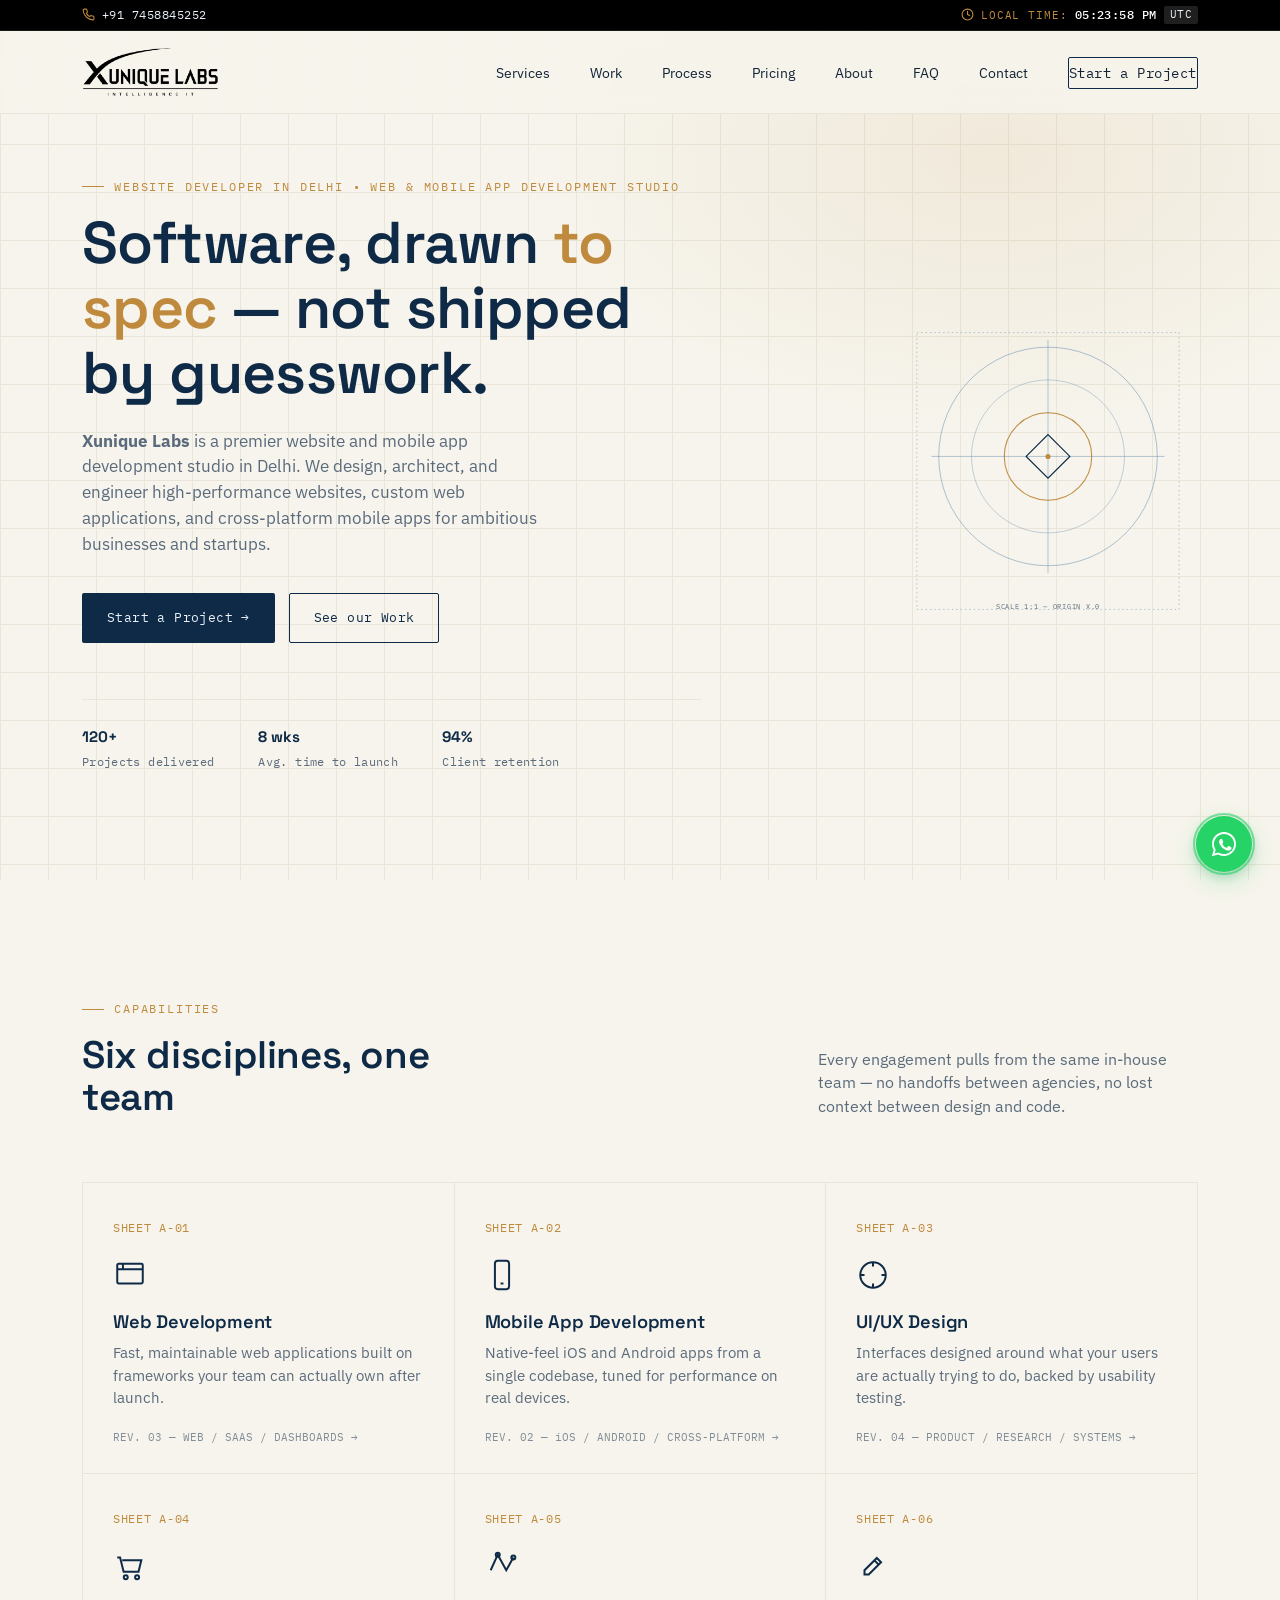
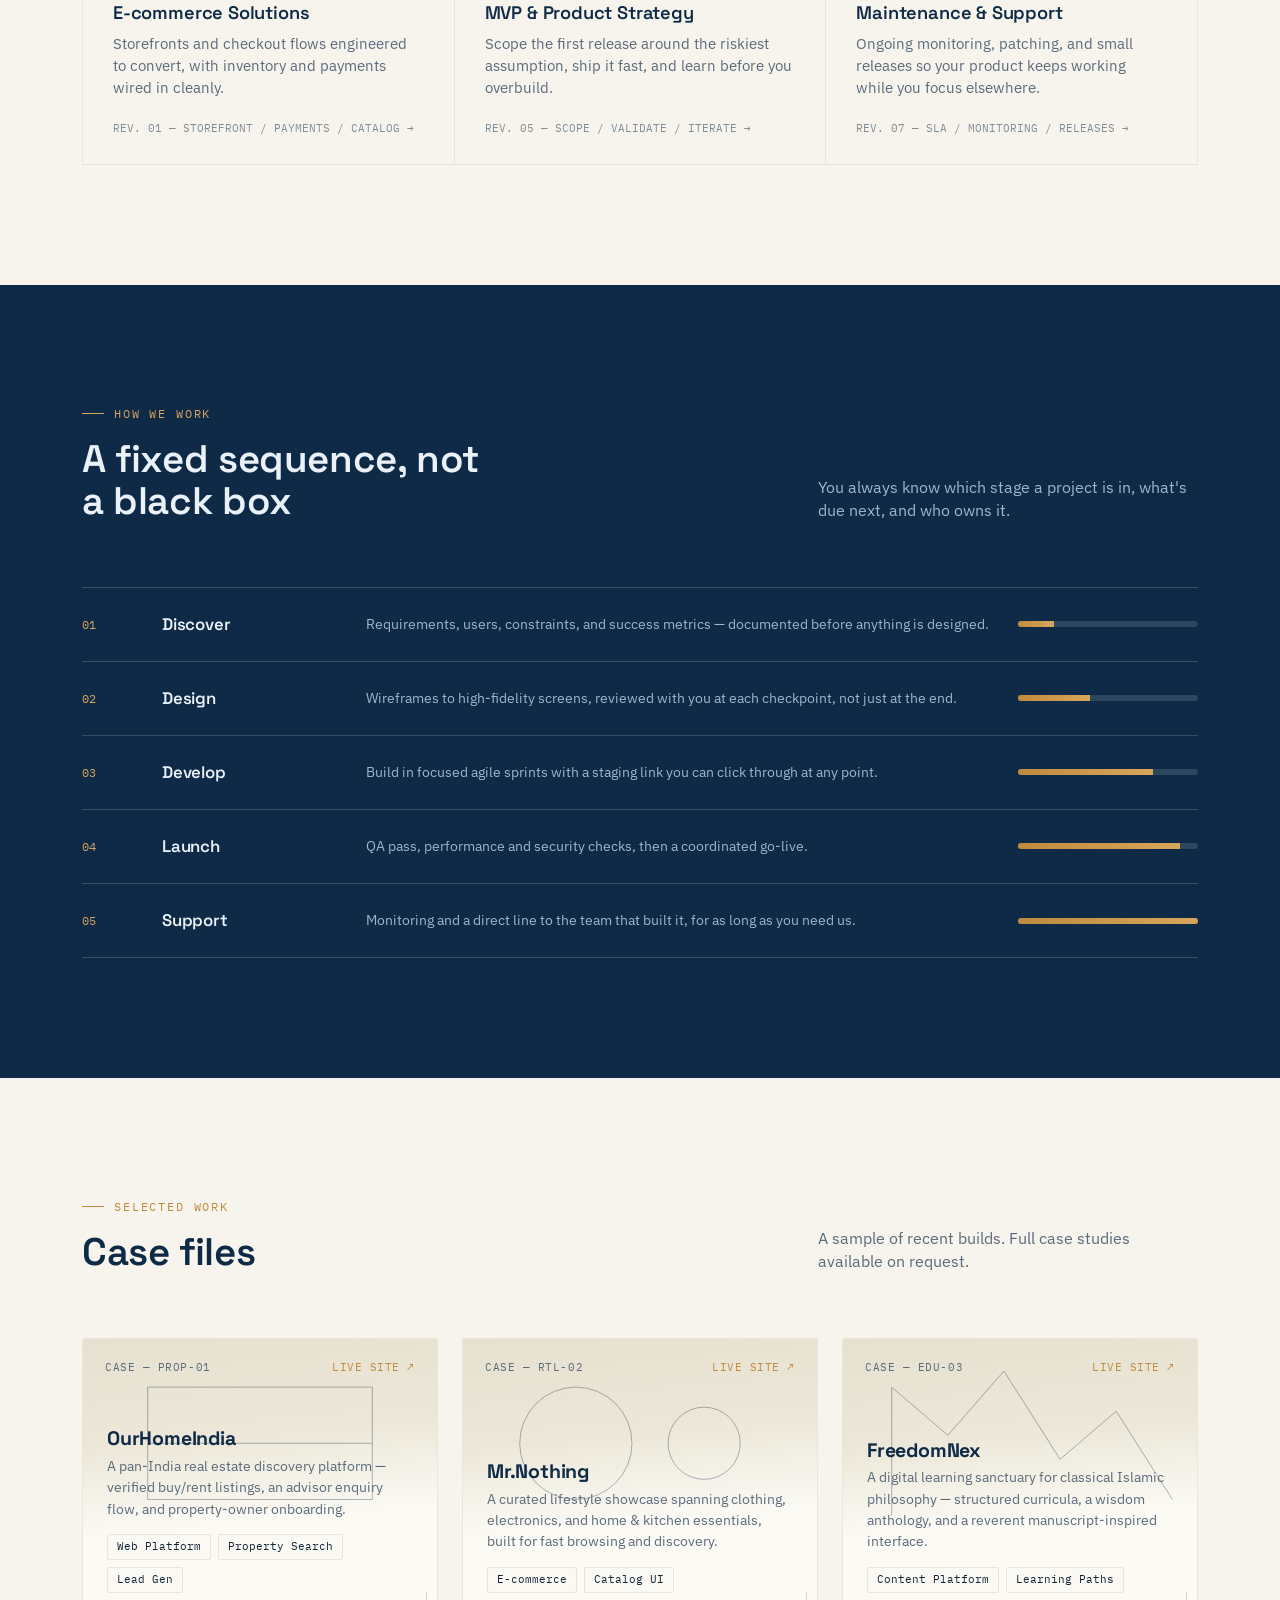
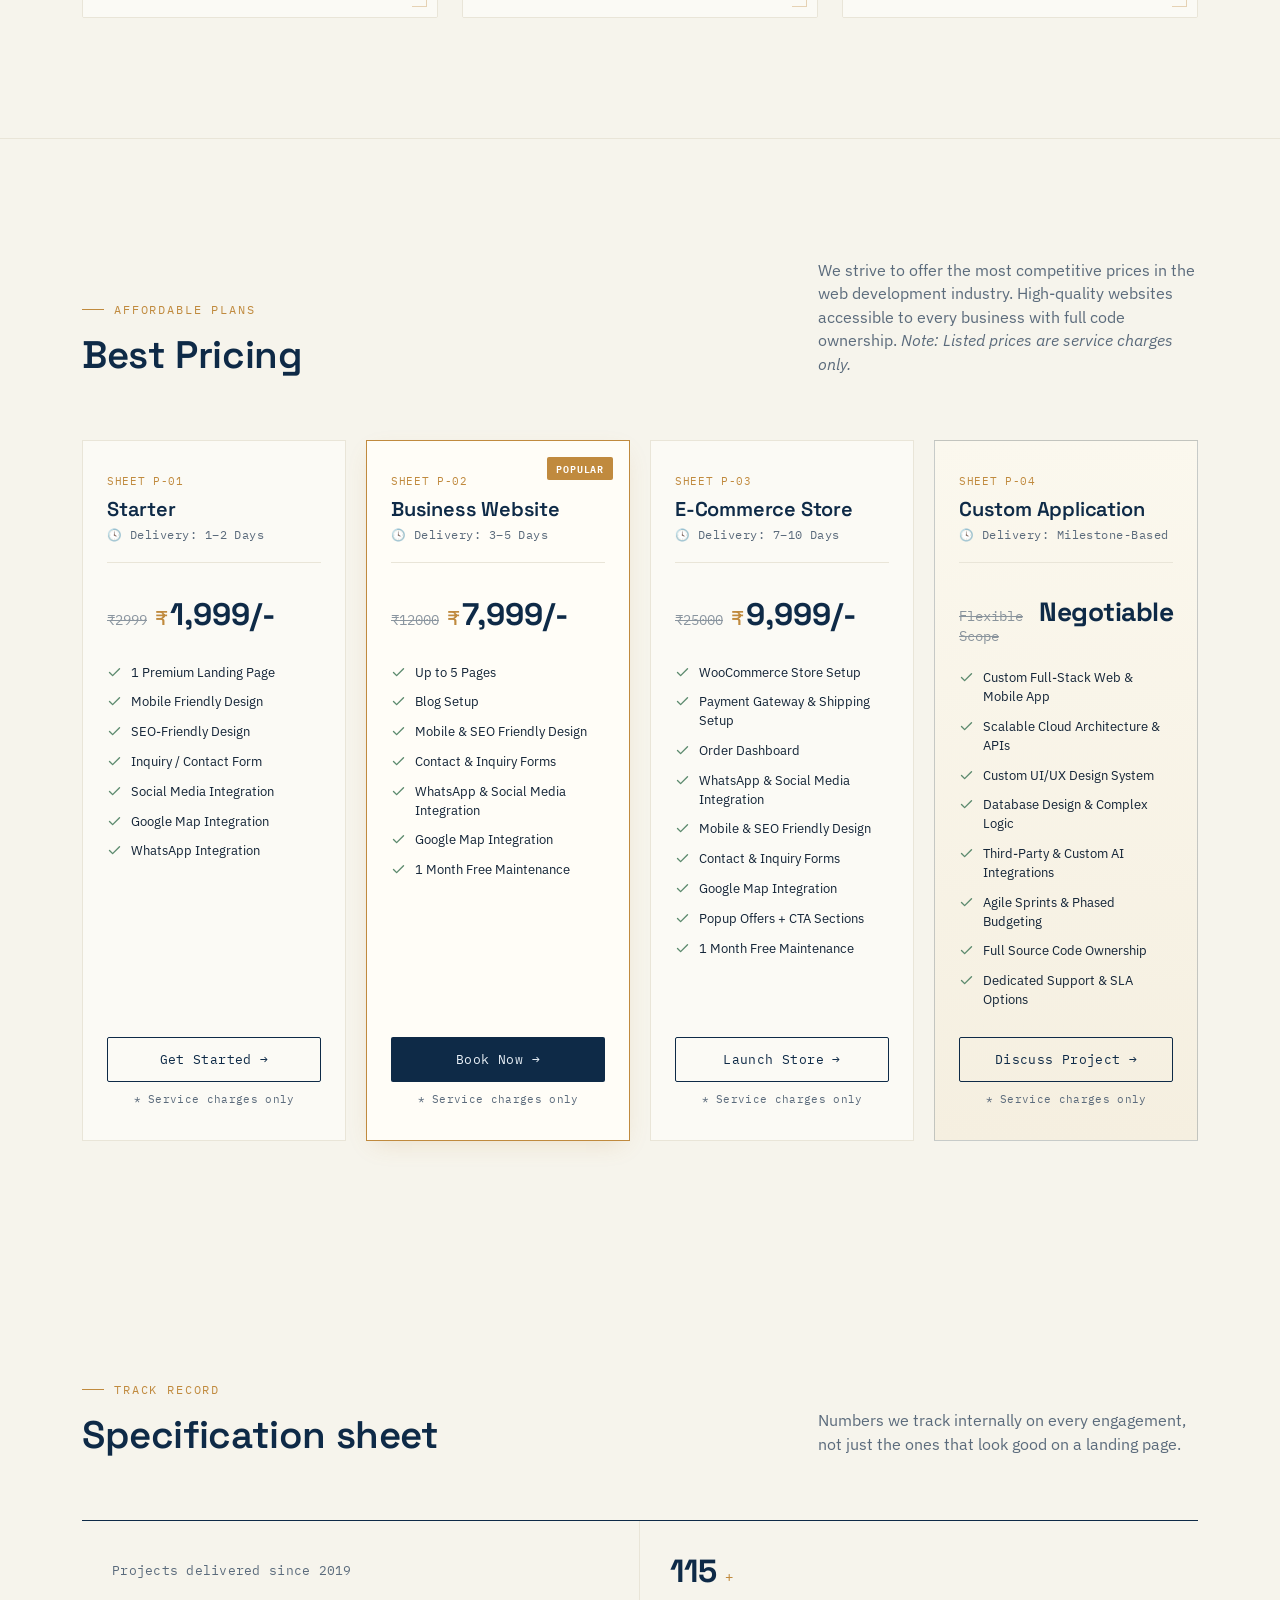
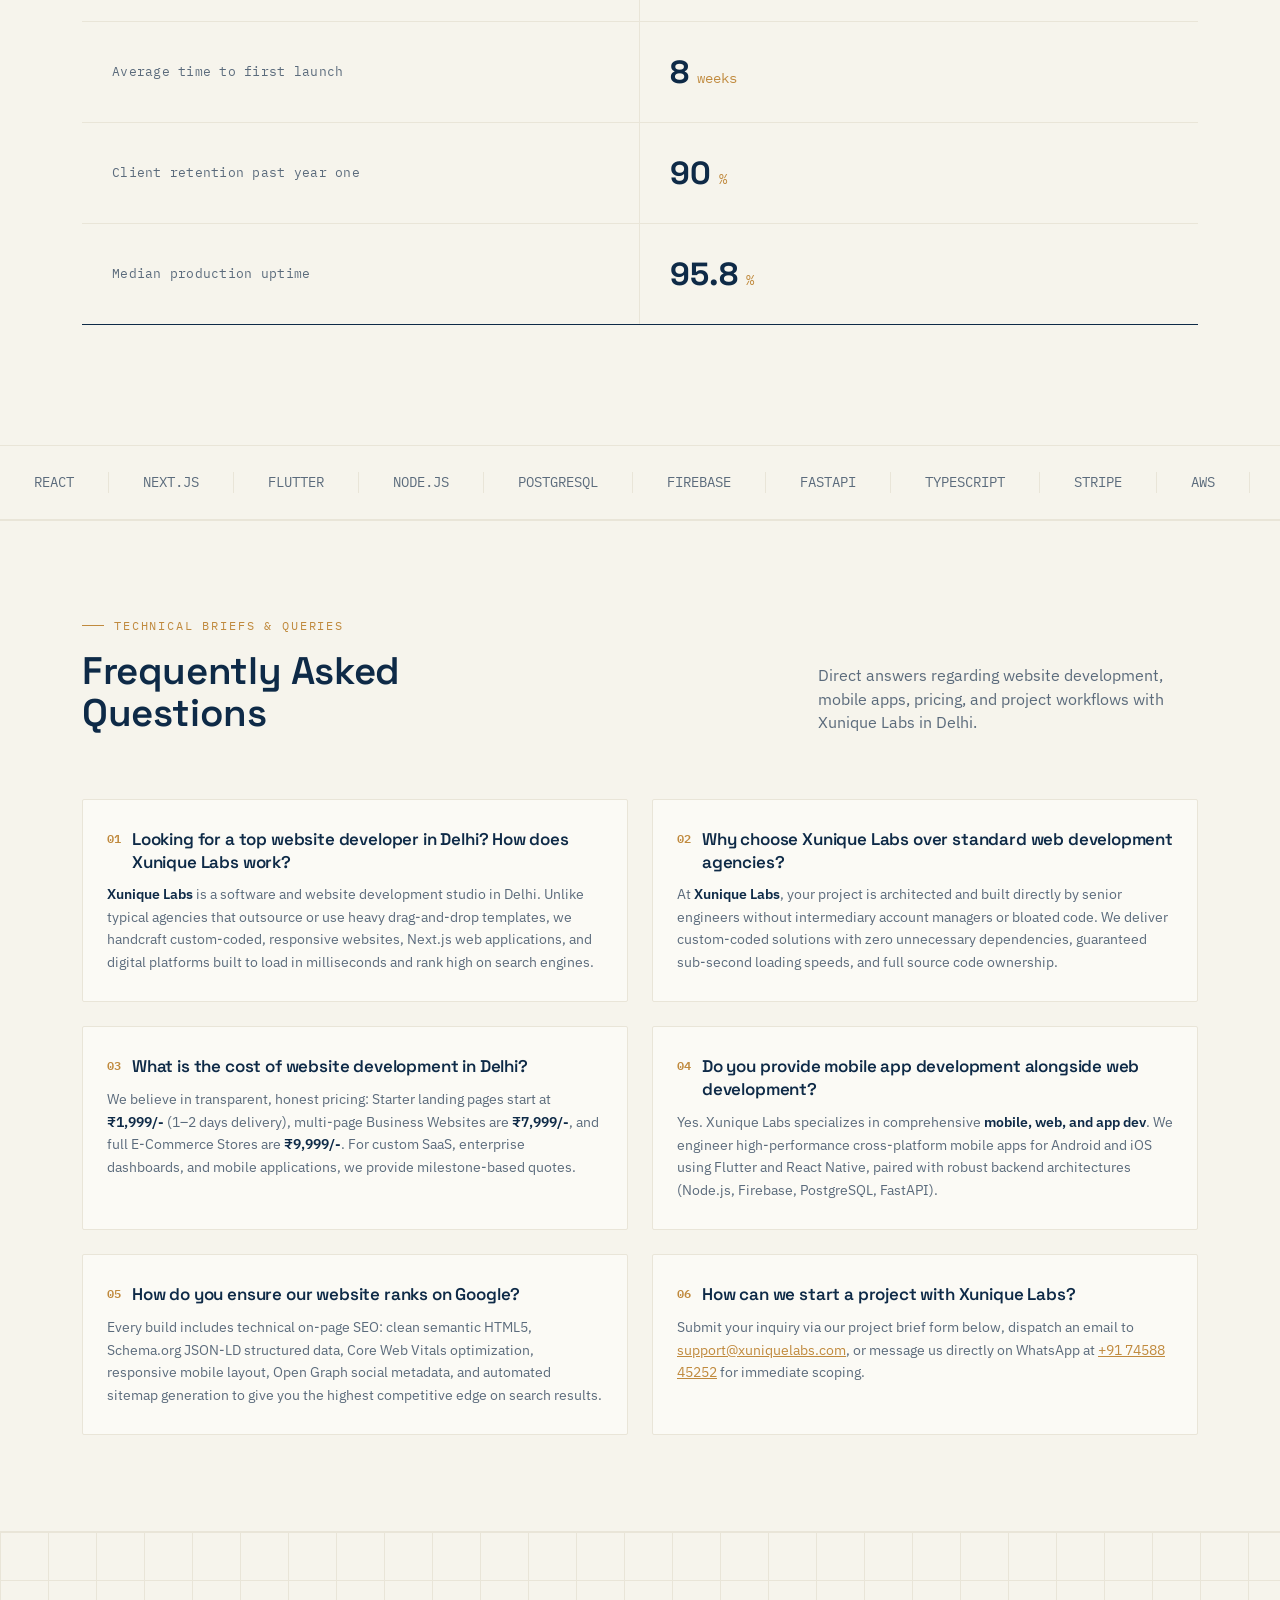
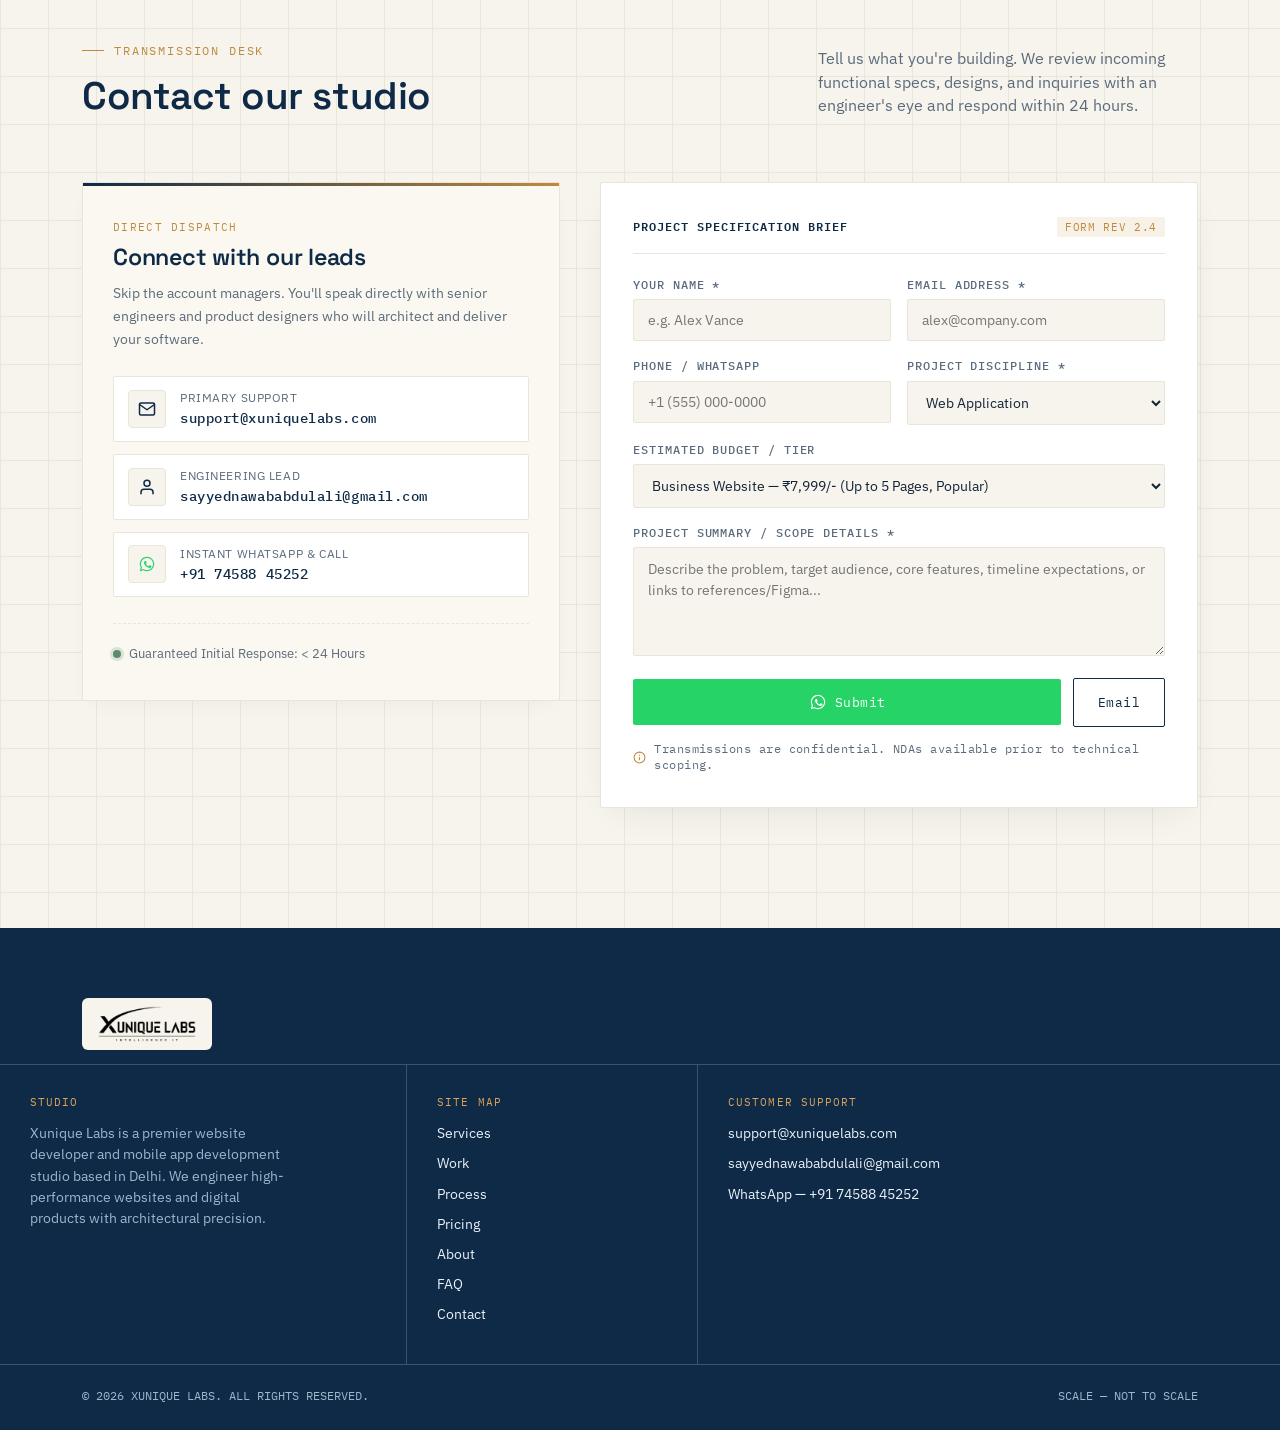
<file: index.html>
<!DOCTYPE html>
<html lang="en">
<head>
<meta charset="UTF-8">
<meta name="viewport" content="width=device-width, initial-scale=1.0">
<title>Xunique Labs — Website Developer in Delhi | Web &amp; Mobile App Development Studio</title>
<meta name="description" content="Xunique Labs is a leading website developer &amp; mobile app development company in Delhi. We build custom high-performance websites, Next.js web applications, and Flutter mobile apps.">
<meta name="keywords" content="website developer in delhi, web development company in delhi, web developer delhi, mobile app development delhi, app developer delhi, Xunique Labs, Sayyed Abdul Ali, Sayyed Nawab Abdul Ali, freelance website developer delhi, custom web app development, ecommerce website developer delhi, react nextjs developer delhi, software development studio delhi, mobile web and app dev">
<meta name="author" content="Sayyed Abdul Ali, Xunique Labs">
<meta name="robots" content="index, follow, max-image-preview:large, max-snippet:-1, max-video-preview:-1">
<meta name="googlebot" content="index, follow">
<link rel="canonical" href="https://xuniquelabs.com/">

<!-- Geo Meta Tags for Delhi, India Local SEO -->
<meta name="geo.region" content="IN-DL">
<meta name="geo.placename" content="Delhi">
<meta name="geo.position" content="28.6139;77.2090">
<meta name="ICBM" content="28.6139, 77.2090">

<!-- Open Graph / Facebook / WhatsApp Preview -->
<meta property="og:locale" content="en_IN">
<meta property="og:type" content="website">
<meta property="og:title" content="Xunique Labs — Website Developer in Delhi | Web &amp; Mobile App Development">
<meta property="og:description" content="Premier website development and mobile app development studio in Delhi. Fast, responsive, custom-engineered digital products.">
<meta property="og:url" content="https://xuniquelabs.com/">
<meta property="og:site_name" content="Xunique Labs">
<meta property="og:image" content="https://xuniquelabs.com/assets/logo-mark.png">
<meta property="og:image:width" content="1200">
<meta property="og:image:height" content="630">
<meta property="og:image:alt" content="Xunique Labs — Website Developer in Delhi">

<!-- Twitter Cards -->
<meta name="twitter:card" content="summary_large_image">
<meta name="twitter:title" content="Xunique Labs — Website Developer in Delhi | Web &amp; Mobile App Development">
<meta name="twitter:description" content="Precision-engineered website development and mobile apps in Delhi, India.">
<meta name="twitter:image" content="https://xuniquelabs.com/assets/logo-mark.png">

<!-- Favicon & Touch Icons -->
<link rel="preconnect" href="https://fonts.googleapis.com">
<link rel="preconnect" href="https://fonts.gstatic.com" crossorigin>
<link rel="icon" type="image/png" href="assets/only%20x.png">
<link rel="apple-touch-icon" href="assets/only%20x.png">
<link href="https://fonts.googleapis.com/css2?family=Space+Grotesk:wght@400;500;600;700&family=IBM+Plex+Sans:wght@400;500;600&family=IBM+Plex+Mono:wght@400;500&display=swap" rel="stylesheet">

<!-- Structured Data (JSON-LD Schema for Google Search & Local Knowledge Graph) -->
<script type="application/ld+json">
{
  "@context": "https://schema.org",
  "@graph": [
    {
      "@type": ["ProfessionalService", "LocalBusiness"],
      "@id": "https://xuniquelabs.com/#organization",
      "name": "Xunique Labs",
      "alternateName": ["XuniqueLabs", "Xunique Labs Delhi", "Website Developer in Delhi - Xunique Labs"],
      "url": "https://xuniquelabs.com/",
      "logo": "https://xuniquelabs.com/assets/logo-mark.png",
      "image": "https://xuniquelabs.com/assets/logo-mark.png",
      "description": "Xunique Labs is a leading website developer and mobile app development company based in Delhi, founded by Sayyed Abdul Ali. We engineer high-performance web applications, Flutter mobile apps, e-commerce stores, and custom software systems.",
      "telephone": "+917458845252",
      "email": "sayyednawababdulali@gmail.com",
      "founder": {
        "@type": "Person",
        "@id": "https://xuniquelabs.com/#founder",
        "name": "Sayyed Abdul Ali",
        "alternateName": "Sayyed Nawab Abdul Ali",
        "jobTitle": "Lead Software Engineer & Founder",
        "url": "https://xuniquelabs.com/",
        "knowsAbout": [
          "Website Development",
          "Mobile App Development",
          "Full-Stack Web Engineering",
          "React",
          "Next.js",
          "Flutter",
          "Python",
          "PostgreSQL",
          "UI/UX Design",
          "SEO Optimization"
        ]
      },
      "address": {
        "@type": "PostalAddress",
        "addressLocality": "Delhi",
        "addressRegion": "Delhi",
        "addressCountry": "IN"
      },
      "geo": {
        "@type": "GeoCoordinates",
        "latitude": 28.6139,
        "longitude": 77.2090
      },
      "areaServed": [
        { "@type": "City", "name": "Delhi" },
        { "@type": "City", "name": "New Delhi" },
        { "@type": "City", "name": "Noida" },
        { "@type": "City", "name": "Gurugram" },
        { "@type": "Country", "name": "India" }
      ],
      "priceRange": "₹1,999 - ₹50,000+",
      "openingHoursSpecification": {
        "@type": "OpeningHoursSpecification",
        "dayOfWeek": ["Monday", "Tuesday", "Wednesday", "Thursday", "Friday", "Saturday"],
        "opens": "09:00",
        "closes": "20:00"
      },
      "hasOfferCatalog": {
        "@type": "OfferCatalog",
        "name": "Web and Mobile App Development Services",
        "itemListElement": [
          {
            "@type": "Offer",
            "itemOffered": {
              "@type": "Service",
              "name": "Website Development in Delhi",
              "description": "High-performance responsive websites, business websites, landing pages, and Next.js platforms."
            }
          },
          {
            "@type": "Offer",
            "itemOffered": {
              "@type": "Service",
              "name": "Mobile App Development",
              "description": "Cross-platform iOS and Android mobile app development using Flutter and React Native."
            }
          },
          {
            "@type": "Offer",
            "itemOffered": {
              "@type": "Service",
              "name": "E-Commerce Website Development",
              "description": "Custom e-commerce store setup, WooCommerce, payment gateways, and inventory catalogs."
            }
          },
          {
            "@type": "Offer",
            "itemOffered": {
              "@type": "Service",
              "name": "Custom Software & MVP Engineering",
              "description": "Full-stack web application development, scalable APIs, and startup MVP launches."
            }
          }
        ]
      }
    },
    {
      "@type": "WebSite",
      "@id": "https://xuniquelabs.com/#website",
      "url": "https://xuniquelabs.com/",
      "name": "Xunique Labs",
      "description": "Website Developer in Delhi | Web & Mobile App Development Studio",
      "publisher": { "@id": "https://xuniquelabs.com/#organization" },
      "inLanguage": "en-IN"
    },
    {
      "@type": "FAQPage",
      "@id": "https://xuniquelabs.com/#faq",
      "mainEntity": [
        {
          "@type": "Question",
          "name": "Looking for a top website developer in Delhi? How does Xunique Labs deliver?",
          "acceptedAnswer": {
            "@type": "Answer",
            "text": "Xunique Labs is a Delhi-based software and website development studio. Unlike typical agencies that outsource or use bloated templates, we handcraft precision-engineered, responsive websites, Next.js web applications, and custom software designed to load under 1 second and rank high on search engines."
          }
        },
        {
          "@type": "Question",
          "name": "Why choose Xunique Labs over standard web development agencies?",
          "acceptedAnswer": {
            "@type": "Answer",
            "text": "At Xunique Labs, your project is architected and built directly by senior engineers without intermediary account managers or bloated code. We deliver custom-coded solutions with zero unnecessary dependencies, guaranteed sub-second loading speeds, and full source code ownership."
          }
        },
        {
          "@type": "Question",
          "name": "What is the cost of website development in Delhi?",
          "acceptedAnswer": {
            "@type": "Answer",
            "text": "We offer transparent, competitive pricing: Starter landing pages start at ₹1,999/- (1–2 days delivery), 5-page Business Websites are ₹7,999/-, and full-featured E-Commerce Stores are ₹9,999/-. For complex SaaS, web apps, and mobile applications, we provide custom milestone-based pricing."
          }
        },
        {
          "@type": "Question",
          "name": "Do you provide mobile app development alongside web development?",
          "acceptedAnswer": {
            "@type": "Answer",
            "text": "Yes. Xunique Labs specializes in both mobile, web, and app dev. We engineer cross-platform mobile apps for iOS and Android using Flutter and React Native, seamlessly synchronized with cloud backends (Firebase, Node.js, PostgreSQL, Supabase) and custom REST/GraphQL APIs."
          }
        },
        {
          "@type": "Question",
          "name": "How do you ensure websites and apps rank on Google?",
          "acceptedAnswer": {
            "@type": "Answer",
            "text": "Every website we build includes on-page SEO optimization: clean semantic HTML5, Schema.org JSON-LD structured data, Core Web Vitals optimization (100/100 Lighthouse performance), mobile responsiveness, Open Graph social tags, and automated XML sitemaps."
          }
        },
        {
          "@type": "Question",
          "name": "How can we start a project with Xunique Labs?",
          "acceptedAnswer": {
            "@type": "Answer",
            "text": "You can reach out via our contact form on xuniquelabs.com, dispatch an email to support@xuniquelabs.com, or message us directly on WhatsApp at +91 74588 45252 for instant project scoping."
          }
        }
      ]
    }
  ]
}
</script>
<style>
  :root{
    --ink:#0E2A47;          /* deep blueprint navy */
    --ink-2:#123457;        /* slightly lighter navy for panels */
    --line:#3E6E9E;         /* cyanotype line blue */
    --paper:#F6F4EC;        /* warm drafting paper */
    --paper-dim:#E9E5D8;    /* paper shadow / rules */
    --brass:#C08A3E;        /* signature accent — brass instrument */
    --brass-2:#D9A45C;
    --ok:#5C8A6E;           /* muted approval green for stamps */
    --text-on-ink:#EAF1F8;
    --text-dim-on-ink:#9FB6CD;
    --text-on-paper:#132437;
    --text-dim-on-paper:#5B6B7C;
    --radius:2px;
    --maxw:1180px;
  }

  *{margin:0;padding:0;box-sizing:border-box;}
  html{scroll-behavior:smooth;}
  @media (prefers-reduced-motion: reduce){
    html{scroll-behavior:auto;}
    *{animation-duration:0.01ms !important; animation-iteration-count:1 !important; transition-duration:0.01ms !important;}
  }

  body{
    background:var(--paper);
    color:var(--text-on-paper);
    font-family:'IBM Plex Sans', sans-serif;
    line-height:1.5;
    -webkit-font-smoothing:antialiased;
  }

  a{color:inherit; text-decoration:none;}
  img{max-width:100%; display:block;}
  ul{list-style:none;}

  h1,h2,h3,h4{
    font-family:'Space Grotesk', sans-serif;
    font-weight:600;
    letter-spacing:-0.01em;
    line-height:1.1;
  }

  .mono{
    font-family:'IBM Plex Mono', monospace;
    letter-spacing:0.04em;
  }

  .eyebrow{
    font-family:'IBM Plex Mono', monospace;
    font-size:0.72rem;
    letter-spacing:0.16em;
    text-transform:uppercase;
    color:var(--brass);
    display:flex;
    align-items:center;
    gap:10px;
    margin-bottom:16px;
  }
  .eyebrow::before{
    content:"";
    width:22px;
    height:1px;
    background:var(--brass);
    display:inline-block;
  }

  .wrap{
    max-width:var(--maxw);
    margin:0 auto;
    padding:0 32px;
  }

  :focus-visible{
    outline:2px solid var(--brass);
    outline-offset:3px;
  }

  /* ---------- reveal on scroll ---------- */
  .reveal{
    opacity:0;
    transform:translateY(18px);
    transition:opacity 0.7s ease, transform 0.7s ease;
  }
  .reveal.in{
    opacity:1;
    transform:translateY(0);
  }

  /* ---------- NAV & TOP STRIP ---------- */
  header{
    position:fixed;
    top:0; left:0; right:0;
    z-index:100;
  }
  .top-strip{
    background:#000000;
    border-bottom:1px solid rgba(255,255,255,0.09);
    font-family:'IBM Plex Mono', monospace;
    font-size:0.73rem;
    color:var(--text-dim-on-ink);
    letter-spacing:0.04em;
  }
  .top-strip-inner{
    max-width:var(--maxw);
    margin:0 auto;
    padding:6px 32px;
    display:flex;
    align-items:center;
    justify-content:space-between;
    gap:16px;
  }
  .top-strip-left, .top-strip-right{
    display:flex;
    align-items:center;
    gap:12px;
  }
  .top-strip-link{
    color:#EAF1F8;
    display:inline-flex;
    align-items:center;
    gap:7px;
    text-decoration:none;
    transition:color 0.2s ease;
  }
  .top-strip-link:hover{
    color:var(--brass-2);
  }
  .top-strip-time{
    display:inline-flex;
    align-items:center;
    gap:7px;
  }
  .top-strip-label{
    color:var(--brass);
    font-size:0.68rem;
    letter-spacing:0.08em;
    text-transform:uppercase;
  }
  .top-strip-val{
    color:#FFFFFF;
    font-weight:500;
  }
  .top-strip-tz{
    background:rgba(255,255,255,0.12);
    color:var(--text-on-ink);
    font-size:0.66rem;
    padding:1px 6px;
    border-radius:2px;
    letter-spacing:0.04em;
  }
  .top-strip-icon{
    width:13px;
    height:13px;
    stroke:var(--brass);
    fill:none;
    stroke-width:2;
    stroke-linecap:round;
    stroke-linejoin:round;
    flex-shrink:0;
  }
  .nav-wrap{
    background:rgba(246,244,236,0.86);
    backdrop-filter:blur(10px);
    border-bottom:1px solid var(--paper-dim);
    transition:border-color 0.3s ease;
    position:relative;
  }
  .nav{
    max-width:var(--maxw);
    margin:0 auto;
    padding:16px 32px;
    display:flex;
    align-items:center;
    justify-content:space-between;
  }
  .logo{
    display:inline-flex;
    align-items:center;
    line-height:1;
    text-decoration:none;
  }
  .logo .mark{
    height:50px;
    width:auto;
    position:relative;
    flex-shrink:0;
    display:inline-flex;
    align-items:center;
    justify-content:center;
  }
  .logo .mark img{
    height:50px;
    width:auto;
    max-height:100%;
    object-fit:contain;
    display:block;
  }
  .foot-logo .mark{
    display:inline-flex;
    align-items:center;
    justify-content:center;
  }
  .mark-plaque{
    background:var(--paper);
    border-radius:6px;
    padding:8px 16px;
    display:inline-flex;
    align-items:center;
    justify-content:center;
  }
  .mark-plaque img{
    height:36px;
    width:auto;
    object-fit:contain;
    display:block;
  }
  .nav-links{
    display:flex;
    align-items:center;
    gap:40px;
  }
  .nav-links a{
    font-size:0.86rem;
    color:var(--text-on-paper);
    position:relative;
    padding:6px 0;
    transition:color 0.2s ease;
  }
  .nav-links a::after{
    content:"";
    position:absolute;
    left:0; bottom:-2px;
    width:0%; height:1px;
    background:var(--brass);
    transition:width 0.25s ease;
  }
  .nav-links a:hover{color:var(--ink);}
  .nav-links a:hover::after{width:100%;}
  .nav-cta{
    font-family:'IBM Plex Mono', monospace;
    font-size:0.78rem;
    letter-spacing:0.04em;
    padding:10px 18px;
    border:1px solid var(--ink);
    color:var(--ink);
    border-radius:var(--radius);
    transition:background 0.25s ease, color 0.25s ease, transform 0.2s ease, box-shadow 0.2s ease;
    white-space:nowrap;
  }
  .nav-cta:hover{
    background:var(--ink);
    color:var(--text-on-ink);
    transform:translateY(-1px);
    box-shadow:0 4px 14px rgba(14,42,71,0.25);
  }
  .nav-toggle{display:none;}

  @media (max-width:860px){
    .nav{
      position:relative;
      justify-content:center;
    }
    .logo{
      margin:0 auto;
    }
    .logo .mark,
    .logo .mark img{
      height:56px;
    }
    .nav-links{
      position:absolute;
      top:100%; left:0; right:0;
      background:#FAF8F0;
      border-bottom:1.5px solid var(--paper-dim);
      flex-direction:column;
      align-items:stretch;
      gap:8px;
      padding:16px 28px 24px;
      transform:translateY(-10px);
      opacity:0;
      pointer-events:none;
      transition:opacity 0.25s ease, transform 0.25s ease;
      box-shadow:0 18px 30px -10px rgba(14,42,71,0.18);
    }
    .nav-links.open{opacity:1; transform:translateY(0); pointer-events:auto;}
    .nav-links li{width:100%;}
    .nav-links a{
      padding:10px 14px;
      width:100%;
      border-radius:var(--radius);
      border-bottom:none;
      font-size:0.94rem;
      font-weight:500;
      display:flex;
      align-items:center;
      transition:background 0.2s ease, color 0.2s ease, transform 0.2s ease;
    }
    .nav-links a:hover,
    .nav-links a:active{
      background:rgba(14,42,71,0.06);
      color:var(--ink);
      transform:translateX(4px);
    }
    .nav-links a::after{display:none;}
    .nav-links .nav-cta{
      margin-top:10px;
      padding:14px 20px;
      text-align:center;
      display:flex;
      align-items:center;
      justify-content:center;
      width:100%;
      border:1.5px solid var(--ink);
      background:transparent;
      color:var(--ink);
      font-size:0.86rem;
      font-weight:600;
      letter-spacing:0.04em;
      border-radius:var(--radius);
      box-shadow:0 3px 0 var(--ink);
      cursor:pointer;
      position:relative;
      overflow:hidden;
      transition:all 0.25s cubic-bezier(0.16, 1, 0.3, 1);
    }
    .nav-links .nav-cta:hover,
    .nav-links .nav-cta:focus,
    .nav-links .nav-cta:active{
      background:var(--ink) !important;
      color:var(--text-on-ink) !important;
      border-color:var(--ink) !important;
      transform:translateY(-2px) !important;
      box-shadow:0 8px 20px -3px rgba(14,42,71,0.38) !important;
    }
    .nav-toggle{
      display:flex; flex-direction:column; gap:5px;
      background:none; border:none; cursor:pointer; padding:8px;
      position:absolute;
      right:24px;
      top:50%;
      transform:translateY(-50%);
    }
    .nav-toggle span{width:20px; height:1.5px; background:var(--ink); display:block;}
  }

  /* ---------- HERO ---------- */
  .hero{
    position:relative;
    padding:178px 0 110px;
    overflow:hidden;
    background:
      linear-gradient(var(--paper-dim) 1px, transparent 1px) 0 0/48px 48px,
      linear-gradient(90deg, var(--paper-dim) 1px, transparent 1px) 0 0/48px 48px,
      var(--paper);
  }
  .hero::before{
    content:"";
    position:absolute;
    inset:0;
    background:radial-gradient(ellipse 700px 420px at 78% 18%, rgba(192,138,62,0.10), transparent 65%);
    pointer-events:none;
  }
  .hero-grid{
    position:relative;
    display:grid;
    grid-template-columns:1.15fr 0.85fr;
    gap:40px;
    align-items:center;
  }
  .hero-copy h1{
    font-size:clamp(2.4rem, 4.6vw, 3.9rem);
    color:var(--ink);
    max-width:15ch;
  }
  .hero-copy h1 em{
    font-style:normal;
    color:var(--brass);
  }
  .hero-copy p{
    margin-top:22px;
    font-size:1.08rem;
    color:var(--text-dim-on-paper);
    max-width:46ch;
  }
  .hero-actions{
    margin-top:36px;
    display:flex;
    gap:14px;
    flex-wrap:wrap;
  }
  .btn{
    font-family:'IBM Plex Mono', monospace;
    font-size:0.82rem;
    letter-spacing:0.03em;
    padding:14px 24px;
    border-radius:var(--radius);
    display:inline-flex;
    align-items:center;
    gap:8px;
    transition:transform 0.2s ease, box-shadow 0.2s ease, background 0.2s ease;
    border:1px solid transparent;
  }
  .btn-primary{
    background:var(--ink);
    color:var(--text-on-ink);
  }
  .btn-primary:hover{
    transform:translateY(-2px);
    box-shadow:0 10px 24px -8px rgba(14,42,71,0.45);
  }
  .btn-ghost{
    border-color:var(--ink);
    color:var(--ink);
  }
  .btn-ghost:hover{background:var(--ink); color:var(--text-on-ink);}

  .hero-panel{
    position:relative;
    aspect-ratio:1/1.02;
    max-width:420px;
    justify-self:end;
  }
  .hero-panel svg{width:100%; height:100%;}

  .hero-meta{
    margin-top:56px;
    display:flex;
    gap:44px;
    flex-wrap:wrap;
    border-top:1px solid var(--paper-dim);
    padding-top:26px;
  }
  .hero-meta div{font-family:'IBM Plex Mono', monospace; font-size:0.74rem; color:var(--text-dim-on-paper); letter-spacing:0.03em;}
  .hero-meta strong{display:block; color:var(--ink); font-size:0.95rem; font-family:'Space Grotesk', sans-serif; margin-bottom:4px; letter-spacing:0;}

  @media (max-width:860px){
    .hero-grid{grid-template-columns:1fr;}
    .hero-panel{justify-self:start; margin-top:40px; max-width:280px;}
  }

  /* ---------- SECTION LABELS ---------- */
  section{padding:120px 0;}
  .section-head{
    display:flex;
    justify-content:space-between;
    align-items:flex-end;
    gap:40px;
    margin-bottom:64px;
    flex-wrap:wrap;
  }
  .section-head h2{
    font-size:clamp(1.9rem, 3vw, 2.6rem);
    color:var(--ink);
    max-width:16ch;
  }
  .section-head p{
    max-width:38ch;
    color:var(--text-dim-on-paper);
    font-size:0.98rem;
  }

  /* ---------- SERVICES (sheet cards) ---------- */
  .services{background:var(--paper);}
  .sheet-grid{
    display:grid;
    grid-template-columns:repeat(3, 1fr);
    gap:1px;
    background:var(--paper-dim);
    border:1px solid var(--paper-dim);
  }
  .sheet{
    background:var(--paper);
    padding:36px 30px 28px;
    position:relative;
    transition:background 0.3s ease;
  }
  .sheet:hover{background:#EFEBDD;}
  .sheet-num{
    font-family:'IBM Plex Mono', monospace;
    font-size:0.72rem;
    color:var(--brass);
    letter-spacing:0.06em;
    margin-bottom:22px;
    display:block;
  }
  .sheet .icon{
    width:34px; height:34px;
    color:var(--ink);
    margin-bottom:20px;
  }
  .sheet .icon svg{width:100%; height:100%;}
  .sheet h3{
    font-size:1.14rem;
    color:var(--ink);
    margin-bottom:10px;
  }
  .sheet p{
    font-size:0.92rem;
    color:var(--text-dim-on-paper);
  }
  .sheet-scale{
    margin-top:20px;
    font-family:'IBM Plex Mono', monospace;
    font-size:0.68rem;
    color:var(--text-dim-on-paper);
    opacity:0.75;
  }

  @media (max-width:860px){
    .sheet-grid{grid-template-columns:1fr;}
  }

  /* ---------- PROCESS ---------- */
  .process{background:var(--ink); color:var(--text-on-ink);}
  .process .section-head h2{color:var(--text-on-ink);}
  .process .section-head p{color:var(--text-dim-on-ink);}
  .process .eyebrow{color:var(--brass-2);}
  .process .eyebrow::before{background:var(--brass-2);}

  .schedule{
    border-top:1px solid rgba(234,241,248,0.18);
  }
  .stage{
    display:grid;
    grid-template-columns:56px 180px 1fr 180px;
    gap:24px;
    align-items:center;
    padding:26px 0;
    border-bottom:1px solid rgba(234,241,248,0.18);
  }
  .stage-index{
    font-family:'IBM Plex Mono', monospace;
    font-size:0.78rem;
    color:var(--brass-2);
  }
  .stage h4{font-size:1.05rem; color:var(--text-on-ink); font-weight:600;}
  .stage p{font-size:0.88rem; color:var(--text-dim-on-ink);}
  .stage-bar{
    height:6px;
    background:rgba(234,241,248,0.14);
    border-radius:3px;
    overflow:hidden;
    position:relative;
  }
  .stage-bar span{
    position:absolute; left:0; top:0; bottom:0;
    width:0%;
    background:linear-gradient(90deg, var(--brass), var(--brass-2));
    transition:width 1.1s cubic-bezier(.2,.7,.2,1);
  }
  .stage.in .stage-bar span{width:var(--fill);}
  .stage-time{display:none;}

  @media (max-width:820px){
    .schedule{
      border-top:none;
      display:flex;
      flex-direction:column;
      gap:14px;
    }
    .stage{
      display:grid;
      grid-template-columns:auto 1fr;
      grid-template-areas:
        "index title"
        "desc  desc"
        "bar   bar";
      gap:8px 12px;
      align-items:center;
      padding:20px 18px;
      background:rgba(255,255,255,0.035);
      border:1px solid rgba(234,241,248,0.12);
      border-radius:var(--radius);
      box-shadow:0 4px 16px -4px rgba(0,0,0,0.2);
    }
    .stage-index{
      grid-area:index;
      font-size:0.8rem;
      font-weight:600;
      color:var(--brass-2);
      background:rgba(192,138,62,0.18);
      border:1px solid rgba(192,138,62,0.3);
      padding:2px 8px;
      border-radius:2px;
      line-height:1.2;
    }
    .stage h4{
      grid-area:title;
      font-size:1.05rem;
      color:var(--text-on-ink);
      margin:0;
    }
    .stage p{
      grid-area:desc;
      font-size:0.88rem;
      line-height:1.55;
      color:var(--text-dim-on-ink);
      margin:4px 0 6px 0;
    }
    .stage-bar{
      grid-area:bar;
      height:5px;
      width:100%;
      background:rgba(234,241,248,0.14);
      border-radius:3px;
      margin-top:4px;
    }
  }

  /* ---------- WORK ---------- */
  .work{background:var(--paper);}
  .work-grid{
    display:grid;
    grid-template-columns:repeat(3, 1fr);
    gap:24px;
  }
  .case{
    position:relative;
    border:1px solid var(--paper-dim);
    background:#FBFAF5;
    padding:26px 24px 24px;
    min-height:280px;
    display:flex;
    flex-direction:column;
    justify-content:flex-end;
    overflow:hidden;
    text-decoration:none;
    color:inherit;
    border-radius:2px;
    transition:border-color 0.25s ease, transform 0.25s ease, box-shadow 0.25s ease;
    -webkit-tap-highlight-color:rgba(192,138,62,0.12);
  }
  .case::before, .case::after{
    content:"";
    position:absolute;
    width:14px; height:14px;
    border:1px solid var(--brass);
    opacity:0.35;
    transition:opacity 0.25s ease, border-color 0.25s ease;
  }
  .case::before{top:10px; left:10px; border-right:none; border-bottom:none;}
  .case::after{bottom:10px; right:10px; border-left:none; border-top:none;}
  .case:hover, .case:focus-visible{
    border-color:var(--brass);
    transform:translateY(-4px);
    box-shadow:0 12px 28px -8px rgba(14,42,71,0.12);
  }
  .case:hover::before, .case:hover::after,
  .case:focus-visible::before, .case:focus-visible::after{
    opacity:1;
  }
  .case:active{
    transform:scale(0.985);
    border-color:var(--brass);
    background:#FAF7ED;
  }
  .case-top{
    position:absolute;
    top:20px;
    left:22px;
    right:22px;
    display:flex;
    justify-content:space-between;
    align-items:center;
    z-index:3;
    pointer-events:none;
  }
  .case-tag{
    font-family:'IBM Plex Mono', monospace;
    font-size:0.68rem;
    color:var(--text-dim-on-paper);
    letter-spacing:0.05em;
  }
  .case-action{
    font-family:'IBM Plex Mono', monospace;
    font-size:0.68rem;
    color:var(--brass);
    letter-spacing:0.05em;
    display:inline-flex;
    align-items:center;
    gap:3px;
    transition:color 0.2s ease, transform 0.2s ease;
  }
  .case:hover .case-action{
    color:var(--ink);
    transform:translate(2px, -2px);
  }
  .case-figure{
    position:absolute; inset:0;
    background:linear-gradient(175deg, #E5E0CF 0%, #ECE7D8 35%, rgba(251,250,245,0.92) 65%, #FBFAF5 100%);
    pointer-events:none;
  }
  .case-figure svg{position:absolute; top:0; left:0; width:100%; height:75%; opacity:0.42;}
  .case-body{
    position:relative;
    z-index:2;
    margin-top:auto;
    padding-top:40px;
  }
  .case h3{color:var(--ink); font-size:1.22rem; margin-bottom:6px; font-weight:700;}
  .case p{color:var(--text-dim-on-paper); font-size:0.88rem; line-height:1.52; margin-bottom:14px;}
  .case .stack{display:flex; gap:7px; flex-wrap:wrap;}
  .case .stack span{
    font-family:'IBM Plex Mono', monospace;
    font-size:0.66rem;
    padding:4px 9px;
    border:1px solid var(--paper-dim);
    color:var(--text-on-paper);
    background:rgba(251,250,245,0.85);
    border-radius:2px;
  }

  @media (max-width:980px){
    .work-grid{
      grid-template-columns:repeat(2, 1fr);
      gap:20px;
    }
  }
  @media (max-width:680px){
    .work-grid{
      grid-template-columns:1fr;
      gap:18px;
      max-width:500px;
      margin:0 auto;
    }
    .case{
      min-height:auto;
      padding:24px 20px 22px;
    }
    .case-top{
      top:16px;
      left:18px;
      right:18px;
    }
    .case-tag{
      font-size:0.65rem;
    }
    .case-action{
      font-size:0.65rem;
    }
    .case-body{
      padding-top:34px;
    }
    .case h3{
      font-size:1.15rem;
    }
    .case p{
      font-size:0.86rem;
      margin-bottom:12px;
    }
    .case .stack{
      gap:6px;
    }
    .case .stack span{
      font-size:0.64rem;
      padding:4px 8px;
    }
  }
  @media (max-width:420px){
    .case{
      padding:20px 16px 18px;
    }
    .case-top{
      top:14px;
      left:14px;
      right:14px;
    }
    .case-body{
      padding-top:28px;
    }
    .case h3{
      font-size:1.1rem;
    }
    .case p{
      font-size:0.84rem;
    }
  }

  /* ---------- PRICING ---------- */
  .pricing{background:var(--paper); border-top:1px solid var(--paper-dim);}
  .pricing-grid{
    display:grid;
    grid-template-columns:repeat(4, 1fr);
    gap:20px;
    align-items:stretch;
  }
  .pricing-card{
    background:#FBFAF5;
    border:1px solid var(--paper-dim);
    padding:32px 24px;
    position:relative;
    display:flex;
    flex-direction:column;
    transition:transform 0.25s ease, border-color 0.25s ease, box-shadow 0.25s ease;
  }
  .pricing-card:hover{
    border-color:var(--brass);
    transform:translateY(-4px);
    box-shadow:0 12px 28px -10px rgba(14,42,71,0.12);
  }
  .pricing-card.popular{
    border-color:var(--brass);
    background:#FFFDF7;
    box-shadow:0 8px 24px -8px rgba(192,138,62,0.22);
  }
  .pricing-card.custom{
    border-color:rgba(14,42,71,0.22);
    background:linear-gradient(180deg, #FBF8EE 0%, #F5EFE0 100%);
  }
  .pricing-card.custom:hover{
    border-color:var(--brass);
  }
  .pricing-ribbon{
    position:absolute;
    top:16px;
    right:16px;
    background:var(--brass);
    color:#FFFFFF;
    font-family:'IBM Plex Mono', monospace;
    font-size:0.63rem;
    font-weight:600;
    letter-spacing:0.08em;
    text-transform:uppercase;
    padding:4px 9px;
    border-radius:2px;
  }
  .pricing-card-header{
    border-bottom:1px solid var(--paper-dim);
    padding-bottom:18px;
    margin-bottom:20px;
  }
  .pricing-num{
    font-family:'IBM Plex Mono', monospace;
    font-size:0.7rem;
    color:var(--brass);
    letter-spacing:0.06em;
    display:block;
    margin-bottom:8px;
  }
  .pricing-title{
    font-size:1.25rem;
    color:var(--ink);
    margin-bottom:6px;
  }
  .pricing-delivery{
    font-family:'IBM Plex Mono', monospace;
    font-size:0.73rem;
    color:var(--text-dim-on-paper);
    display:flex;
    align-items:center;
    gap:5px;
  }
  .pricing-price-box{
    margin:16px 0 22px;
    display:flex;
    align-items:baseline;
    gap:8px;
    min-height:42px;
  }
  .pricing-orig{
    font-family:'IBM Plex Mono', monospace;
    font-size:0.85rem;
    color:var(--text-dim-on-paper);
    text-decoration:line-through;
    opacity:0.7;
  }
  .pricing-curr{
    font-family:'Space Grotesk', sans-serif;
    font-size:1.95rem;
    font-weight:700;
    color:var(--ink);
    line-height:1;
  }
  .pricing-curr .curr-sym{
    font-size:1.25rem;
    font-weight:500;
    color:var(--brass);
    margin-right:2px;
  }
  .pricing-curr.custom-curr{
    font-size:1.65rem;
    letter-spacing:-0.02em;
  }
  .pricing-features{
    list-style:none;
    margin-bottom:28px;
    flex-grow:1;
    display:flex;
    flex-direction:column;
    gap:11px;
  }
  .pricing-features li{
    font-size:0.84rem;
    color:var(--text-on-paper);
    display:flex;
    align-items:flex-start;
    gap:9px;
    line-height:1.4;
  }
  .pricing-features svg{
    width:15px;
    height:15px;
    flex-shrink:0;
    color:var(--ok);
    margin-top:2px;
  }
  .pricing-footer{
    margin-top:auto;
    display:flex;
    flex-direction:column;
    gap:10px;
    text-align:center;
  }
  .pricing-footer .btn{
    width:100%;
    justify-content:center;
    text-align:center;
    padding:12px 14px;
    font-size:0.8rem;
  }
  .pricing-note{
    font-family:'IBM Plex Mono', monospace;
    font-size:0.66rem;
    color:var(--text-dim-on-paper);
    letter-spacing:0.03em;
  }

  @media (max-width:1080px){
    .pricing-grid{grid-template-columns:repeat(2, 1fr);}
  }
  @media (max-width:680px){
    .pricing-grid{grid-template-columns:1fr; max-width:480px; margin:0 auto;}
  }

  /* ---------- SPEC / STATS ---------- */
  .spec{background:var(--paper);}
  .spec-table{
    border-top:1px solid var(--ink);
    border-bottom:1px solid var(--ink);
  }
  .spec-row{
    display:grid;
    grid-template-columns:1fr 1fr;
    border-bottom:1px solid var(--paper-dim);
  }
  .spec-row:last-child{border-bottom:none;}
  .spec-label{
    padding:26px 30px;
    font-family:'IBM Plex Mono', monospace;
    font-size:0.82rem;
    color:var(--text-dim-on-paper);
    letter-spacing:0.02em;
    border-right:1px solid var(--paper-dim);
    display:flex;
    align-items:center;
  }
  .spec-value{
    padding:26px 30px;
    display:flex;
    align-items:baseline;
    gap:8px;
  }
  .spec-value .num{
    font-family:'Space Grotesk', sans-serif;
    font-weight:700;
    font-size:2rem;
    color:var(--ink);
  }
  .spec-value .unit{font-family:'IBM Plex Mono', monospace; color:var(--brass); font-size:0.9rem;}

  @media (max-width:700px){
    .spec-row{grid-template-columns:1fr;}
    .spec-label{border-right:none; border-bottom:1px solid var(--paper-dim); padding:16px 22px;}
    .spec-value{padding:16px 22px;}
  }

  /* ---------- TESTIMONIALS ---------- */
  .testimonials{background:var(--ink); color:var(--text-on-ink);}
  .testimonials .eyebrow{color:var(--brass-2);}
  .testimonials .eyebrow::before{background:var(--brass-2);}
  .quote-grid{
    display:grid;
    grid-template-columns:repeat(3, 1fr);
    gap:1px;
    background:rgba(234,241,248,0.14);
  }
  .quote-card{
    background:var(--ink);
    padding:30px 26px;
    position:relative;
  }
  .stamp{
    display:inline-flex;
    align-items:center;
    gap:6px;
    border:1px solid var(--ok);
    color:var(--ok);
    font-family:'IBM Plex Mono', monospace;
    font-size:0.62rem;
    letter-spacing:0.1em;
    padding:4px 8px;
    border-radius:2px;
    margin-bottom:18px;
    transform:rotate(-2deg);
  }
  .quote-card p.q{font-size:0.96rem; color:var(--text-on-ink); margin-bottom:20px; line-height:1.6;}
  .quote-who{font-family:'IBM Plex Mono', monospace; font-size:0.76rem; color:var(--text-dim-on-ink);}
  .quote-who strong{color:var(--text-on-ink); display:block; font-family:'Space Grotesk', sans-serif; font-size:0.92rem; margin-bottom:2px;}

  @media (max-width:860px){.quote-grid{grid-template-columns:1fr;}}

  /* ---------- STACK MARQUEE ---------- */
  .stack-strip{
    background:var(--paper);
    border-top:1px solid var(--paper-dim);
    border-bottom:1px solid var(--paper-dim);
    padding:26px 0;
    overflow:hidden;
  }
  .marquee{
    display:flex;
    width:max-content;
    animation:scroll-left 28s linear infinite;
  }
  @keyframes scroll-left{
    from{transform:translateX(0);}
    to{transform:translateX(-50%);}
  }
  .marquee span{
    font-family:'IBM Plex Mono', monospace;
    font-size:0.86rem;
    color:var(--text-dim-on-paper);
    padding:0 34px;
    border-right:1px solid var(--paper-dim);
    white-space:nowrap;
  }

  /* ---------- FAQ SECTION ---------- */
  .faq-section{
    background:var(--paper);
    border-top:1px solid var(--paper-dim);
    padding:96px 0;
  }
  .faq-grid{
    display:grid;
    grid-template-columns:repeat(2, 1fr);
    gap:24px;
  }
  .faq-item{
    background:#FBFAF5;
    border:1px solid var(--paper-dim);
    border-radius:var(--radius);
    padding:28px 24px;
    display:flex;
    flex-direction:column;
    gap:10px;
    transition:border-color 0.25s ease, transform 0.2s ease, box-shadow 0.2s ease;
  }
  .faq-item:hover{
    border-color:var(--brass);
    transform:translateY(-2px);
    box-shadow:0 10px 24px -10px rgba(14,42,71,0.1);
  }
  .faq-q{
    font-size:1.06rem;
    color:var(--ink);
    font-weight:600;
    line-height:1.35;
    display:flex;
    align-items:flex-start;
    gap:10px;
  }
  .faq-q-num{
    font-family:'IBM Plex Mono', monospace;
    font-size:0.75rem;
    color:var(--brass);
    flex-shrink:0;
    padding-top:2px;
  }
  .faq-a{
    font-size:0.88rem;
    color:var(--text-dim-on-paper);
    line-height:1.6;
  }
  .faq-a strong{
    color:var(--ink);
    font-weight:600;
  }
  @media (max-width:860px){
    .faq-section{padding:68px 0;}
    .faq-grid{grid-template-columns:1fr; gap:16px;}
    .faq-item{padding:22px 18px;}
    .faq-q{font-size:1rem;}
    .faq-a{font-size:0.86rem;}
  }

  /* ---------- CONTACT US SECTION ---------- */
  .contact-section{
    background:
      linear-gradient(var(--paper-dim) 1px, transparent 1px) 0 0/48px 48px,
      linear-gradient(90deg, var(--paper-dim) 1px, transparent 1px) 0 0/48px 48px,
      var(--paper);
    padding:110px 0 120px;
    border-top:1px solid var(--paper-dim);
    position:relative;
  }
  .contact-layout{
    display:grid;
    grid-template-columns:1fr 1.25fr;
    gap:40px;
    align-items:start;
  }
  .contact-info-panel{
    display:flex;
    flex-direction:column;
    gap:20px;
  }
  .contact-card{
    background:#FAF8F0;
    border:1px solid var(--paper-dim);
    border-radius:var(--radius);
    padding:36px 30px;
    position:relative;
    box-shadow:0 8px 24px -12px rgba(14,42,71,0.08);
  }
  .contact-card::before{
    content:"";
    position:absolute;
    top:0; left:0; right:0;
    height:3px;
    background:linear-gradient(90deg, var(--ink), var(--brass));
  }
  .contact-card-label{
    font-size:0.68rem;
    letter-spacing:0.12em;
    color:var(--brass);
    display:block;
    margin-bottom:10px;
  }
  .contact-card h3{
    font-size:1.45rem;
    color:var(--ink);
    margin-bottom:10px;
  }
  .contact-card p{
    color:var(--text-dim-on-paper);
    font-size:0.9rem;
    line-height:1.6;
    margin-bottom:26px;
  }
  .contact-channels{
    display:flex;
    flex-direction:column;
    gap:12px;
    margin-bottom:26px;
  }
  .channel-item{
    display:flex;
    align-items:center;
    gap:14px;
    padding:12px 14px;
    background:#FFFFFF;
    border:1px solid var(--paper-dim);
    border-radius:var(--radius);
    transition:transform 0.2s ease, border-color 0.2s ease, box-shadow 0.2s ease;
  }
  .channel-item:hover{
    transform:translateX(3px);
    border-color:var(--brass);
    box-shadow:0 4px 14px -4px rgba(14,42,71,0.12);
  }
  .channel-icon{
    width:38px;
    height:38px;
    border-radius:4px;
    background:var(--paper);
    border:1px solid var(--paper-dim);
    display:flex;
    align-items:center;
    justify-content:center;
    flex-shrink:0;
    color:var(--ink);
  }
  .channel-icon svg{
    width:18px;
    height:18px;
  }
  .channel-text{
    display:flex;
    flex-direction:column;
    gap:2px;
    min-width:0;
  }
  .channel-title{
    font-size:0.72rem;
    color:var(--text-dim-on-paper);
    text-transform:uppercase;
    letter-spacing:0.05em;
  }
  .channel-value{
    font-size:0.86rem;
    color:var(--ink);
    font-weight:500;
    white-space:nowrap;
    overflow:hidden;
    text-overflow:ellipsis;
  }
  .contact-meta-strip{
    display:flex;
    flex-direction:column;
    gap:10px;
    padding-top:20px;
    border-top:1px dashed var(--paper-dim);
    font-size:0.8rem;
    color:var(--text-dim-on-paper);
  }
  .meta-badge{
    display:flex;
    align-items:center;
    gap:8px;
  }
  .meta-dot{
    width:8px;
    height:8px;
    border-radius:50%;
    background:var(--ok);
    box-shadow:0 0 0 3px rgba(92,138,110,0.2);
    display:inline-block;
  }
  .meta-label{
    font-size:0.72rem;
    color:var(--brass);
    letter-spacing:0.06em;
  }

  /* Contact Form */
  .contact-form-panel{
    background:#FFFFFF;
    border:1px solid var(--paper-dim);
    border-radius:var(--radius);
    padding:34px 32px;
    box-shadow:0 12px 36px -16px rgba(14,42,71,0.12);
  }
  .form-header{
    display:flex;
    align-items:center;
    justify-content:space-between;
    padding-bottom:16px;
    margin-bottom:22px;
    border-bottom:1px solid var(--paper-dim);
    flex-wrap:wrap;
    gap:10px;
  }
  .form-title-spec{
    font-size:0.74rem;
    color:var(--ink);
    letter-spacing:0.08em;
    font-weight:600;
  }
  .form-status-stamp{
    font-size:0.68rem;
    color:var(--brass);
    background:rgba(192,138,62,0.12);
    padding:2px 8px;
    border-radius:2px;
    letter-spacing:0.06em;
  }
  .form-row{
    display:grid;
    gap:16px;
    margin-bottom:16px;
  }
  .form-row-2{
    grid-template-columns:1fr 1fr;
  }
  .form-group{
    display:flex;
    flex-direction:column;
    gap:6px;
    margin-bottom:16px;
  }
  .form-row .form-group{
    margin-bottom:0;
  }
  .form-label{
    font-size:0.72rem;
    letter-spacing:0.08em;
    color:var(--text-dim-on-paper);
    font-weight:500;
  }
  .form-input, .form-select, .form-textarea{
    width:100%;
    padding:11px 14px;
    background:var(--paper);
    border:1px solid var(--paper-dim);
    border-radius:var(--radius);
    font-family:'IBM Plex Sans', sans-serif;
    font-size:0.88rem;
    color:var(--text-on-paper);
    transition:border-color 0.2s ease, box-shadow 0.2s ease, background 0.2s ease;
    outline:none;
  }
  .form-input:focus, .form-select:focus, .form-textarea:focus{
    border-color:var(--ink);
    background:#FFFFFF;
    box-shadow:0 0 0 3px rgba(14,42,71,0.08);
  }
  .form-textarea{
    resize:vertical;
    min-height:96px;
    line-height:1.5;
  }
  .form-actions{
    display:flex;
    align-items:center;
    gap:12px;
    margin-top:22px;
    flex-wrap:wrap;
  }
  .form-submit-btn{
    cursor:pointer;
    flex:1 1 200px;
    justify-content:center;
    border:none;
  }
  .form-wa-btn{
    cursor:pointer;
    flex:1 1 180px;
    justify-content:center;
  }
  .form-notice{
    margin-top:14px;
    font-size:0.72rem;
    color:var(--text-dim-on-paper);
    display:flex;
    align-items:center;
    gap:8px;
    line-height:1.4;
  }
  .form-notice svg{flex-shrink:0; color:var(--brass);}

  @media (max-width:860px){
    .contact-section{padding:72px 0 80px;}
    .contact-layout{
      display:flex;
      flex-direction:column;
      gap:26px;
    }
    .contact-form-panel{
      order:1;
      padding:28px 22px;
    }
    .contact-info-panel{
      order:2;
    }
    .contact-card{
      padding:28px 22px;
    }
    .form-row-2{
      grid-template-columns:1fr;
      gap:14px;
      margin-bottom:14px;
    }
    .form-group{
      margin-bottom:14px;
    }
    .form-input, .form-select, .form-textarea{
      font-size:16px; /* Prevents auto-zoom on iOS Safari */
      padding:12px 14px;
      -webkit-appearance:none;
    }
    .form-select{
      background-image:url("data:image/svg+xml,%3Csvg xmlns='http://www.w3.org/2000/svg' width='12' height='12' viewBox='0 0 24 24' fill='none' stroke='%23132437' stroke-width='2.5' stroke-linecap='round' stroke-linejoin='round'%3E%3Cpolyline points='6 9 12 15 18 9'%3E%3C/polyline%3E%3C/svg%3E");
      background-repeat:no-repeat;
      background-position:right 14px center;
      padding-right:36px;
    }
    .form-actions{
      display:grid;
      grid-template-columns:1.15fr 0.85fr;
      gap:8px;
      margin-top:14px;
    }
    .form-actions .btn{
      width:100%;
      min-height:36px;
      padding:7px 12px;
      font-size:0.82rem;
      justify-content:center;
      text-align:center;
    }
    .form-submit-btn{
      min-height:36px;
      padding:7px 12px;
      font-size:0.82rem;
    }
    .form-submit-btn svg{
      width:16px;
      height:16px;
    }
    .form-email-btn{
      min-height:36px;
      padding:7px 12px;
      font-size:0.82rem;
    }
    .channel-value{
      font-size:0.82rem;
      white-space:normal;
      word-break:break-all;
      line-height:1.35;
    }
  }

  @media (max-width:600px){
    .contact-section{padding:56px 0 64px;}
    .contact-card, .contact-form-panel{
      padding:22px 16px;
    }
    .form-header{
      padding-bottom:12px;
      margin-bottom:16px;
    }
    .form-title-spec{
      font-size:0.7rem;
    }
    .form-status-stamp{
      font-size:0.64rem;
      padding:2px 6px;
    }
    .contact-card h3{
      font-size:1.25rem;
    }
    .contact-card p{
      font-size:0.86rem;
      margin-bottom:20px;
    }
    .channel-item{
      padding:10px 12px;
      gap:10px;
    }
    .channel-icon{
      width:34px;
      height:34px;
    }
    .channel-icon svg{
      width:16px;
      height:16px;
    }
    .channel-title{
      font-size:0.68rem;
    }
    .contact-meta-strip{
      padding-top:16px;
      gap:8px;
      font-size:0.75rem;
    }
  }

  /* ---------- CTA BANNER ---------- */
  .cta-band{
    background:
      linear-gradient(var(--paper-dim) 1px, transparent 1px) 0 0/48px 48px,
      linear-gradient(90deg, var(--paper-dim) 1px, transparent 1px) 0 0/48px 48px,
      var(--paper);
    text-align:center;
    padding:100px 0;
    border-top:1px solid var(--paper-dim);
  }
  .cta-band h2{
    font-size:clamp(2rem, 4vw, 3rem);
    color:var(--ink);
    max-width:18ch;
    margin:0 auto 30px;
  }
  .cta-band .btn-primary{margin:0 auto; width:max-content;}

  /* ---------- FOOTER (title block) ---------- */
  footer{
    background:var(--ink);
    color:var(--text-on-ink);
    padding:70px 0 0;
  }
  .titleblock{
    border-top:1px solid rgba(234,241,248,0.2);
    border-bottom:1px solid rgba(234,241,248,0.2);
    display:grid;
    grid-template-columns:1.4fr 1fr 1fr 1fr;
  }
  .tb-cell{
    padding:30px;
    border-right:1px solid rgba(234,241,248,0.2);
  }
  .tb-cell:last-child{border-right:none;}
  .tb-cell .lbl{
    font-family:'IBM Plex Mono', monospace;
    font-size:0.66rem;
    letter-spacing:0.1em;
    color:var(--brass-2);
    display:block;
    margin-bottom:12px;
  }
  .tb-cell ul li{margin-bottom:9px; font-size:0.88rem;}
  .tb-cell ul li a:hover{color:var(--brass-2);}
  .tb-cell p{font-size:0.88rem; color:var(--text-dim-on-ink); max-width:32ch;}
  .foot-logo{display:flex; align-items:center; margin-bottom:14px;}

  @media (max-width:820px){
    .titleblock{grid-template-columns:1fr 1fr;}
    .tb-cell{border-bottom:1px solid rgba(234,241,248,0.2);}
  }

  .subfoot{
    max-width:var(--maxw);
    margin:0 auto;
    padding:22px 32px 26px;
    display:flex;
    justify-content:space-between;
    flex-wrap:wrap;
    gap:10px;
    font-family:'IBM Plex Mono', monospace;
    font-size:0.72rem;
    color:var(--text-dim-on-ink);
  }

  /* ---------- MOBILE OPTIMIZATION ---------- */
  @media (max-width:600px){
    .top-strip-inner{padding:6px 20px; font-size:0.68rem;}
    .top-strip-label{display:none;}
    .wrap{padding:0 20px;}
    .nav{padding:12px 20px; position:relative; justify-content:center;}
    .logo{margin:0 auto; display:inline-flex;}
    .logo .mark{height:54px; width:auto;}
    .logo .mark img{height:54px; width:auto;}
    .nav-toggle{right:18px;}
    .foot-logo{justify-content:center; margin-bottom:18px;}
    .foot-logo .mark img{height:34px; width:auto;}

    section{padding:72px 0;}
    .hero{padding:145px 0 64px; background-size:32px 32px;}
    .hero-copy h1{font-size:clamp(2rem, 8vw, 2.6rem); max-width:100%;}
    .hero-copy p{font-size:1rem;}
    .hero-actions{gap:12px;}
    .hero-actions .btn{flex:1 1 auto; justify-content:center; min-height:48px;}
    .hero-meta{gap:26px; margin-top:40px; padding-top:20px;}
    .hero-panel{max-width:220px; margin-top:32px;}

    .section-head{margin-bottom:40px; gap:16px;}
    .section-head h2{font-size:1.7rem; max-width:100%;}
    .section-head p{max-width:100%;}

    .sheet{padding:28px 22px 22px;}

    .stage{padding:16px 14px;}
    .stage h4{font-size:1rem;}
    .stage p{font-size:0.86rem;}


    .spec-value .num{font-size:1.6rem;}

    .quote-card{padding:26px 22px;}

    .cta-band{padding:80px 0; background-size:32px 32px;}
    .cta-band h2{font-size:1.7rem;}
    .cta-band .btn-primary{width:100%; justify-content:center; text-align:center;}

    footer{padding:50px 0 0;}
    .titleblock{grid-template-columns:1fr;}
    .tb-cell{border-right:none;}
    .subfoot{padding:18px 20px 22px; flex-direction:column;}

    .btn{min-height:48px;}
    .nav-cta, .form-actions .btn{min-height:auto;}
  }

  @media (max-width:420px){
    .top-strip-inner{padding:5px 14px; font-size:0.63rem;}
    .top-strip-tz{font-size:0.6rem; padding:1px 4px;}
    .logo .mark, .logo .mark img{height:48px;}
    .nav-toggle{right:14px;}
  }

  /* ---------- FLOATING WHATSAPP BUTTON ---------- */
  .whatsapp-float{
    position:fixed;
    bottom:28px;
    right:28px;
    width:56px;
    height:56px;
    background:#25D366;
    color:#FFFFFF;
    border-radius:50%;
    display:flex;
    align-items:center;
    justify-content:center;
    box-shadow:0 8px 24px -4px rgba(37,211,102,0.45), 0 4px 12px rgba(14,42,71,0.15);
    z-index:999;
    text-decoration:none;
    transition:transform 0.3s cubic-bezier(0.175, 0.885, 0.32, 1.275), box-shadow 0.3s ease, background-color 0.2s ease;
  }
  .whatsapp-float:hover{
    background:#20BA5A;
    transform:scale(1.08) translateY(-2px);
    box-shadow:0 12px 28px -4px rgba(37,211,102,0.65), 0 6px 16px rgba(14,42,71,0.22);
    color:#FFFFFF;
  }
  .whatsapp-float::before{
    content:"";
    position:absolute;
    inset:-3px;
    border-radius:50%;
    border:2px solid #25D366;
    opacity:0.6;
    animation:wa-pulse 2.4s infinite ease-out;
    pointer-events:none;
  }
  @keyframes wa-pulse{
    0%{transform:scale(1); opacity:0.6;}
    60%{transform:scale(1.35); opacity:0;}
    100%{transform:scale(1.35); opacity:0;}
  }
  .whatsapp-float svg{
    width:30px;
    height:30px;
    fill:currentColor;
  }
  .whatsapp-tooltip{
    position:absolute;
    right:calc(100% + 12px);
    top:50%;
    transform:translateY(-50%) translateX(6px);
    background:var(--ink);
    color:var(--text-on-ink);
    font-family:'IBM Plex Mono', monospace;
    font-size:0.75rem;
    letter-spacing:0.03em;
    padding:6px 12px;
    border-radius:4px;
    white-space:nowrap;
    opacity:0;
    pointer-events:none;
    transition:opacity 0.2s ease, transform 0.2s ease;
    box-shadow:0 6px 16px rgba(14,42,71,0.25);
    border:1px solid rgba(255,255,255,0.08);
  }
  .whatsapp-tooltip::after{
    content:"";
    position:absolute;
    left:100%;
    top:50%;
    transform:translateY(-50%);
    border-width:5px;
    border-style:solid;
    border-color:transparent transparent transparent var(--ink);
  }
  .whatsapp-float:hover .whatsapp-tooltip{
    opacity:1;
    transform:translateY(-50%) translateX(0);
  }

  @media (max-width:600px){
    .whatsapp-float{
      bottom:16px;
      right:16px;
      width:42px;
      height:42px;
      box-shadow:0 4px 14px rgba(37,211,102,0.35), 0 2px 6px rgba(14,42,71,0.12);
    }
    .whatsapp-float::before{
      inset:-2px;
      border-width:1.5px;
      animation:wa-pulse-mobile 2.4s infinite ease-out;
    }
    @keyframes wa-pulse-mobile{
      0%{transform:scale(1); opacity:0.4;}
      60%{transform:scale(1.18); opacity:0;}
      100%{transform:scale(1.18); opacity:0;}
    }
    .whatsapp-float svg{
      width:22px;
      height:22px;
    }
    .whatsapp-tooltip{
      display:none;
    }
  }

  @media (max-width:420px){
    .whatsapp-float{
      bottom:14px;
      right:14px;
      width:38px;
      height:38px;
    }
    .whatsapp-float svg{
      width:20px;
      height:20px;
    }
  }
</style>
</head>
<body>

<header>
  <div class="top-strip">
    <div class="top-strip-inner">
      <div class="top-strip-left">
        <a href="tel:+917458845252" class="top-strip-link" title="Call Xunique Labs">
          <svg class="top-strip-icon" viewBox="0 0 24 24"><path d="M22 16.92v3a2 2 0 0 1-2.18 2 19.79 19.79 0 0 1-8.63-3.07 19.5 19.5 0 0 1-6-6 19.79 19.79 0 0 1-3.07-8.67A2 2 0 0 1 4.11 2h3a2 2 0 0 1 2 1.72 12.84 12.84 0 0 0 .7 2.81 2 2 0 0 1-.45 2.11L8.09 9.91a16 16 0 0 0 6 6l1.27-1.27a2 2 0 0 1 2.11-.45 12.84 12.84 0 0 0 2.81.7A2 2 0 0 1 22 16.92z"></path></svg>
          <span>+91 7458845252</span>
        </a>
      </div>
      <div class="top-strip-right">
        <div class="top-strip-time" id="userTimeContainer">
          <svg class="top-strip-icon" viewBox="0 0 24 24"><circle cx="12" cy="12" r="10"></circle><polyline points="12 6 12 12 16 14"></polyline></svg>
          <span class="top-strip-label">Local Time:</span>
          <span class="top-strip-val" id="userCurrentTime">--:--:--</span>
          <span class="top-strip-tz" id="userTimezone">--</span>
        </div>
      </div>
    </div>
  </div>
  <div class="nav-wrap">
    <nav class="nav">
      <a href="#top" class="logo" aria-label="Xunique Labs — Website Developer in Delhi">
        <span class="mark">
          <img src="assets/logo-mark-nobg.png" alt="Xunique Labs — Website Developer in Delhi" loading="eager">
        </span>
      </a>
      <ul class="nav-links" id="navLinks">
        <li><a href="#services">Services</a></li>
        <li><a href="#work">Work</a></li>
        <li><a href="#process">Process</a></li>
        <li><a href="#pricing">Pricing</a></li>
        <li><a href="#about">About</a></li>
        <li><a href="#faq">FAQ</a></li>
        <li><a href="#contact">Contact</a></li>
        <li><a href="#contact" class="nav-cta">Start a Project</a></li>
      </ul>
      <button class="nav-toggle" id="navToggle" aria-label="Toggle menu" aria-expanded="false">
        <span></span><span></span><span></span>
      </button>
    </nav>
  </div>
</header>

<main id="top">

  <!-- HERO -->
  <section class="hero">
    <div class="wrap hero-grid">
      <div class="hero-copy reveal">
        <div class="eyebrow">Website Developer in Delhi • Web &amp; Mobile App Development Studio</div>
        <h1>Software, drawn <em>to spec</em> — not shipped by guesswork.</h1>
        <p><strong>Xunique Labs</strong> is a premier website and mobile app development studio in Delhi. We design, architect, and engineer high-performance websites, custom web applications, and cross-platform mobile apps for ambitious businesses and startups.</p>
        <div class="hero-actions">
          <a href="https://wa.me/917458845252?text=Hi%20Xunique%20Labs,%20I'm%20looking%20to%20start%20a%20new%20software%20project.%20Let's%20discuss%20scope,%20timeline,%20and%20deliverables." target="_blank" rel="noopener" class="btn btn-primary">Start a Project →</a>
          <a href="#work" class="btn btn-ghost">See our Work</a>
        </div>
        <div class="hero-meta">
          <div><strong>120+</strong>Projects delivered</div>
          <div><strong>8 wks</strong>Avg. time to launch</div>
          <div><strong>94%</strong>Client retention</div>
        </div>
      </div>

      <div class="hero-panel reveal" aria-hidden="true">
        <svg viewBox="0 0 400 420" fill="none" xmlns="http://www.w3.org/2000/svg">
          <rect x="20" y="20" width="360" height="380" stroke="#3E6E9E" stroke-width="1" stroke-dasharray="2 4" opacity="0.5"/>
          <circle cx="200" cy="190" r="150" stroke="#3E6E9E" stroke-width="1" opacity="0.55"/>
          <circle cx="200" cy="190" r="105" stroke="#3E6E9E" stroke-width="1" opacity="0.4"/>
          <circle cx="200" cy="190" r="60" stroke="#C08A3E" stroke-width="1.4"/>
          <path d="M200 30V350M40 190H360" stroke="#3E6E9E" stroke-width="1" opacity="0.5"/>
          <path d="M170 190L200 160L230 190L200 220Z" fill="none" stroke="#0E2A47" stroke-width="1.6"/>
          <circle cx="200" cy="190" r="3.5" fill="#C08A3E"/>
          <text x="200" y="400" text-anchor="middle" fill="#5B6B7C" font-family="IBM Plex Mono, monospace" font-size="10" letter-spacing="1">SCALE 1:1 — ORIGIN X.0</text>
        </svg>
      </div>
    </div>
  </section>

  <!-- SERVICES -->
  <section id="services" class="services">
    <div class="wrap">
      <div class="section-head reveal">
        <div>
          <div class="eyebrow">Capabilities</div>
          <h2>Six disciplines, one team</h2>
        </div>
        <p>Every engagement pulls from the same in-house team — no handoffs between agencies, no lost context between design and code.</p>
      </div>
    </div>

    <div class="wrap">
      <div class="sheet-grid reveal">

        <a href="https://wa.me/917458845252?text=Hi%20Xunique%20Labs,%20I'm%20inquiring%20about%20your%20Web%20Development%20services%20(SaaS,%20Web%20Applications,%20Dashboards).%20Let's%20discuss%20my%20project." target="_blank" rel="noopener" class="sheet">
          <span class="sheet-num mono">SHEET A-01</span>
          <div class="icon"><svg viewBox="0 0 24 24" fill="none" stroke="currentColor" stroke-width="1.4"><rect x="3" y="4" width="18" height="14" rx="1"/><path d="M3 8H21M7 4V8"/></svg></div>
          <h3>Web Development</h3>
          <p>Fast, maintainable web applications built on frameworks your team can actually own after launch.</p>
          <div class="sheet-scale">REV. 03 — WEB / SAAS / DASHBOARDS →</div>
        </a>

        <a href="https://wa.me/917458845252?text=Hi%20Xunique%20Labs,%20I'm%20inquiring%20about%20your%20Mobile%20App%20Development%20services%20(iOS,%20Android,%20Cross-Platform).%20Let's%20discuss%20my%20app." target="_blank" rel="noopener" class="sheet">
          <span class="sheet-num mono">SHEET A-02</span>
          <div class="icon"><svg viewBox="0 0 24 24" fill="none" stroke="currentColor" stroke-width="1.4"><rect x="7" y="2" width="10" height="20" rx="2"/><path d="M11 18H13"/></svg></div>
          <h3>Mobile App Development</h3>
          <p>Native-feel iOS and Android apps from a single codebase, tuned for performance on real devices.</p>
          <div class="sheet-scale">REV. 02 — iOS / ANDROID / CROSS-PLATFORM →</div>
        </a>

        <a href="https://wa.me/917458845252?text=Hi%20Xunique%20Labs,%20I'm%20inquiring%20about%20your%20UI/UX%20Design%20services%20(User%20Research,%20Wireframing,%20Design%20Systems).%20Let's%20discuss." target="_blank" rel="noopener" class="sheet">
          <span class="sheet-num mono">SHEET A-03</span>
          <div class="icon"><svg viewBox="0 0 24 24" fill="none" stroke="currentColor" stroke-width="1.4"><circle cx="12" cy="12" r="9"/><path d="M12 3V6M12 18V21M3 12H6M18 12H21"/></svg></div>
          <h3>UI/UX Design</h3>
          <p>Interfaces designed around what your users are actually trying to do, backed by usability testing.</p>
          <div class="sheet-scale">REV. 04 — PRODUCT / RESEARCH / SYSTEMS →</div>
        </a>

        <a href="https://wa.me/917458845252?text=Hi%20Xunique%20Labs,%20I'm%20inquiring%20about%20your%20E-Commerce%20Solutions%20(Storefronts,%20Payment%20Gateways,%20Catalog).%20Let's%20discuss%20my%20store." target="_blank" rel="noopener" class="sheet">
          <span class="sheet-num mono">SHEET A-04</span>
          <div class="icon"><svg viewBox="0 0 24 24" fill="none" stroke="currentColor" stroke-width="1.4"><path d="M3 6H5L7.5 16H18L20 8H6.5"/><circle cx="9" cy="20" r="1.4"/><circle cx="17" cy="20" r="1.4"/></svg></div>
          <h3>E-commerce Solutions</h3>
          <p>Storefronts and checkout flows engineered to convert, with inventory and payments wired in cleanly.</p>
          <div class="sheet-scale">REV. 01 — STOREFRONT / PAYMENTS / CATALOG →</div>
        </a>

        <a href="https://wa.me/917458845252?text=Hi%20Xunique%20Labs,%20I'm%20inquiring%20about%20your%20MVP%20%26%20Product%20Strategy%20services%20(Fast%20Release,%20Validation,%20Scoping).%20Let's%20discuss." target="_blank" rel="noopener" class="sheet">
          <span class="sheet-num mono">SHEET A-05</span>
          <div class="icon"><svg viewBox="0 0 24 24" fill="none" stroke="currentColor" stroke-width="1.4"><path d="M4 15L9 4L15 15L20 6"/><circle cx="9" cy="4" r="1.4"/><circle cx="20" cy="6" r="1.4"/></svg></div>
          <h3>MVP &amp; Product Strategy</h3>
          <p>Scope the first release around the riskiest assumption, ship it fast, and learn before you overbuild.</p>
          <div class="sheet-scale">REV. 05 — SCOPE / VALIDATE / ITERATE →</div>
        </a>

        <a href="https://wa.me/917458845252?text=Hi%20Xunique%20Labs,%20I'm%20inquiring%20about%20your%20Maintenance%20%26%20Support%20services%20(Ongoing%20Monitoring,%20Patches,%20Updates).%20Let's%20discuss." target="_blank" rel="noopener" class="sheet">
          <span class="sheet-num mono">SHEET A-06</span>
          <div class="icon"><svg viewBox="0 0 24 24" fill="none" stroke="currentColor" stroke-width="1.4"><path d="M14.7 6.3L17.7 9.3L9 18H6V15L14.7 6.3Z"/><path d="M13 8L16 11"/></svg></div>
          <h3>Maintenance &amp; Support</h3>
          <p>Ongoing monitoring, patching, and small releases so your product keeps working while you focus elsewhere.</p>
          <div class="sheet-scale">REV. 07 — SLA / MONITORING / RELEASES →</div>
        </a>

      </div>
    </div>
  </section>

  <!-- PROCESS -->
  <section id="process" class="process">
    <div class="wrap">
      <div class="section-head reveal">
        <div>
          <div class="eyebrow">How we work</div>
          <h2>A fixed sequence, not a black box</h2>
        </div>
        <p>You always know which stage a project is in, what's due next, and who owns it.</p>
      </div>

      <div class="schedule reveal">
        <div class="stage" style="--fill:20%">
          <span class="stage-index mono">01</span>
          <h4>Discover</h4>
          <p>Requirements, users, constraints, and success metrics — documented before anything is designed.</p>
          <div class="stage-bar"><span></span></div>
        </div>
        <div class="stage" style="--fill:40%">
          <span class="stage-index mono">02</span>
          <h4>Design</h4>
          <p>Wireframes to high-fidelity screens, reviewed with you at each checkpoint, not just at the end.</p>
          <div class="stage-bar"><span></span></div>
        </div>
        <div class="stage" style="--fill:75%">
          <span class="stage-index mono">03</span>
          <h4>Develop</h4>
          <p>Build in focused agile sprints with a staging link you can click through at any point.</p>
          <div class="stage-bar"><span></span></div>
        </div>
        <div class="stage" style="--fill:90%">
          <span class="stage-index mono">04</span>
          <h4>Launch</h4>
          <p>QA pass, performance and security checks, then a coordinated go-live.</p>
          <div class="stage-bar"><span></span></div>
        </div>
        <div class="stage" style="--fill:100%">
          <span class="stage-index mono">05</span>
          <h4>Support</h4>
          <p>Monitoring and a direct line to the team that built it, for as long as you need us.</p>
          <div class="stage-bar"><span></span></div>
        </div>
      </div>
    </div>
  </section>

  <!-- WORK -->
  <section id="work" class="work">
    <div class="wrap">
      <div class="section-head reveal">
        <div>
          <div class="eyebrow">Selected Work</div>
          <h2>Case files</h2>
        </div>
        <p>A sample of recent builds. Full case studies available on request.</p>
      </div>

      <div class="work-grid reveal">
        <a class="case" href="https://www.ourhomeindia.com/" target="_blank" rel="noopener">
          <div class="case-figure" aria-hidden="true">
            <svg viewBox="0 0 400 260" xmlns="http://www.w3.org/2000/svg"><rect x="60" y="60" width="280" height="140" stroke="#0E2A47" stroke-width="1" fill="none"/><path d="M60 130H340" stroke="#0E2A47" stroke-width="1"/></svg>
          </div>
          <div class="case-top">
            <span class="case-tag mono">CASE — PROP-01</span>
            <span class="case-action mono">LIVE SITE ↗</span>
          </div>
          <div class="case-body">
            <h3>OurHomeIndia</h3>
            <p>A pan-India real estate discovery platform — verified buy/rent listings, an advisor enquiry flow, and property-owner onboarding.</p>
            <div class="stack"><span>Web Platform</span><span>Property Search</span><span>Lead Gen</span></div>
          </div>
        </a>

        <a class="case" href="https://mrnothing.in/" target="_blank" rel="noopener">
          <div class="case-figure" aria-hidden="true">
            <svg viewBox="0 0 400 260" xmlns="http://www.w3.org/2000/svg"><circle cx="120" cy="130" r="70" stroke="#0E2A47" stroke-width="1" fill="none"/><circle cx="280" cy="130" r="45" stroke="#0E2A47" stroke-width="1" fill="none"/></svg>
          </div>
          <div class="case-top">
            <span class="case-tag mono">CASE — RTL-02</span>
            <span class="case-action mono">LIVE SITE ↗</span>
          </div>
          <div class="case-body">
            <h3>Mr.Nothing</h3>
            <p>A curated lifestyle showcase spanning clothing, electronics, and home &amp; kitchen essentials, built for fast browsing and discovery.</p>
            <div class="stack"><span>E-commerce</span><span>Catalog UI</span></div>
          </div>
        </a>

        <a class="case" href="https://freedomnex.com/" target="_blank" rel="noopener">
          <div class="case-figure" aria-hidden="true">
            <svg viewBox="0 0 400 260" xmlns="http://www.w3.org/2000/svg"><path d="M40 220V60M40 60L110 120L180 40L250 150L320 90L390 200" stroke="#0E2A47" stroke-width="1" fill="none"/></svg>
          </div>
          <div class="case-top">
            <span class="case-tag mono">CASE — EDU-03</span>
            <span class="case-action mono">LIVE SITE ↗</span>
          </div>
          <div class="case-body">
            <h3>FreedomNex</h3>
            <p>A digital learning sanctuary for classical Islamic philosophy — structured curricula, a wisdom anthology, and a reverent manuscript-inspired interface.</p>
            <div class="stack"><span>Content Platform</span><span>Learning Paths</span></div>
          </div>
        </a>
      </div>
    </div>
  </section>

  <!-- PRICING -->
  <section id="pricing" class="pricing">
    <div class="wrap">
      <div class="section-head reveal">
        <div>
          <div class="eyebrow">Affordable Plans</div>
          <h2>Best Pricing</h2>
        </div>
        <p>We strive to offer the most competitive prices in the web development industry. High-quality websites accessible to every business with full code ownership. <em>Note: Listed prices are service charges only.</em></p>
      </div>

      <div class="pricing-grid reveal">

        <!-- Plan 1: Starter -->
        <div class="pricing-card">
          <div class="pricing-card-header">
            <span class="pricing-num mono">SHEET P-01</span>
            <h3 class="pricing-title">Starter</h3>
            <div class="pricing-delivery mono">
              <span>🕓 Delivery: 1–2 Days</span>
            </div>
          </div>
          <div class="pricing-price-box">
            <span class="pricing-orig">₹2999</span>
            <div class="pricing-curr">
              <span class="curr-sym">₹</span>1,999/-
            </div>
          </div>
          <ul class="pricing-features">
            <li>
              <svg viewBox="0 0 24 24" fill="none" stroke="currentColor" stroke-width="2.2" stroke-linecap="round" stroke-linejoin="round"><polyline points="20 6 9 17 4 12"></polyline></svg>
              <span>1 Premium Landing Page</span>
            </li>
            <li>
              <svg viewBox="0 0 24 24" fill="none" stroke="currentColor" stroke-width="2.2" stroke-linecap="round" stroke-linejoin="round"><polyline points="20 6 9 17 4 12"></polyline></svg>
              <span>Mobile Friendly Design</span>
            </li>
            <li>
              <svg viewBox="0 0 24 24" fill="none" stroke="currentColor" stroke-width="2.2" stroke-linecap="round" stroke-linejoin="round"><polyline points="20 6 9 17 4 12"></polyline></svg>
              <span>SEO-Friendly Design</span>
            </li>
            <li>
              <svg viewBox="0 0 24 24" fill="none" stroke="currentColor" stroke-width="2.2" stroke-linecap="round" stroke-linejoin="round"><polyline points="20 6 9 17 4 12"></polyline></svg>
              <span>Inquiry / Contact Form</span>
            </li>
            <li>
              <svg viewBox="0 0 24 24" fill="none" stroke="currentColor" stroke-width="2.2" stroke-linecap="round" stroke-linejoin="round"><polyline points="20 6 9 17 4 12"></polyline></svg>
              <span>Social Media Integration</span>
            </li>
            <li>
              <svg viewBox="0 0 24 24" fill="none" stroke="currentColor" stroke-width="2.2" stroke-linecap="round" stroke-linejoin="round"><polyline points="20 6 9 17 4 12"></polyline></svg>
              <span>Google Map Integration</span>
            </li>
            <li>
              <svg viewBox="0 0 24 24" fill="none" stroke="currentColor" stroke-width="2.2" stroke-linecap="round" stroke-linejoin="round"><polyline points="20 6 9 17 4 12"></polyline></svg>
              <span>WhatsApp Integration</span>
            </li>
          </ul>
          <div class="pricing-footer">
            <a href="https://wa.me/917458845252?text=Hi%20Xunique%20Labs,%20I'm%20interested%20in%20the%20Starter%20Plan%20(₹1,999/-%20Landing%20Page,%201–2%20Days).%20How%20can%20we%20proceed%20further%3F" class="btn btn-ghost" target="_blank" rel="noopener">Get Started →</a>
            <span class="pricing-note">* Service charges only</span>
          </div>
        </div>

        <!-- Plan 2: Business Website (Popular) -->
        <div class="pricing-card popular">
          <div class="pricing-ribbon">Popular</div>
          <div class="pricing-card-header">
            <span class="pricing-num mono">SHEET P-02</span>
            <h3 class="pricing-title">Business Website</h3>
            <div class="pricing-delivery mono">
              <span>🕓 Delivery: 3–5 Days</span>
            </div>
          </div>
          <div class="pricing-price-box">
            <span class="pricing-orig">₹12000</span>
            <div class="pricing-curr">
              <span class="curr-sym">₹</span>7,999/-
            </div>
          </div>
          <ul class="pricing-features">
            <li>
              <svg viewBox="0 0 24 24" fill="none" stroke="currentColor" stroke-width="2.2" stroke-linecap="round" stroke-linejoin="round"><polyline points="20 6 9 17 4 12"></polyline></svg>
              <span>Up to 5 Pages</span>
            </li>
            <li>
              <svg viewBox="0 0 24 24" fill="none" stroke="currentColor" stroke-width="2.2" stroke-linecap="round" stroke-linejoin="round"><polyline points="20 6 9 17 4 12"></polyline></svg>
              <span>Blog Setup</span>
            </li>
            <li>
              <svg viewBox="0 0 24 24" fill="none" stroke="currentColor" stroke-width="2.2" stroke-linecap="round" stroke-linejoin="round"><polyline points="20 6 9 17 4 12"></polyline></svg>
              <span>Mobile &amp; SEO Friendly Design</span>
            </li>
            <li>
              <svg viewBox="0 0 24 24" fill="none" stroke="currentColor" stroke-width="2.2" stroke-linecap="round" stroke-linejoin="round"><polyline points="20 6 9 17 4 12"></polyline></svg>
              <span>Contact &amp; Inquiry Forms</span>
            </li>
            <li>
              <svg viewBox="0 0 24 24" fill="none" stroke="currentColor" stroke-width="2.2" stroke-linecap="round" stroke-linejoin="round"><polyline points="20 6 9 17 4 12"></polyline></svg>
              <span>WhatsApp &amp; Social Media Integration</span>
            </li>
            <li>
              <svg viewBox="0 0 24 24" fill="none" stroke="currentColor" stroke-width="2.2" stroke-linecap="round" stroke-linejoin="round"><polyline points="20 6 9 17 4 12"></polyline></svg>
              <span>Google Map Integration</span>
            </li>
            <li>
              <svg viewBox="0 0 24 24" fill="none" stroke="currentColor" stroke-width="2.2" stroke-linecap="round" stroke-linejoin="round"><polyline points="20 6 9 17 4 12"></polyline></svg>
              <span>1 Month Free Maintenance</span>
            </li>
          </ul>
          <div class="pricing-footer">
            <a href="https://wa.me/917458845252?text=Hi%20Xunique%20Labs,%20I'm%20interested%20in%20the%20Business%20Website%20Plan%20(₹7,999/-%20Up%20to%205%20Pages,%203–5%20Days).%20Let's%20discuss%20and%20book%20this%20project." class="btn btn-primary" target="_blank" rel="noopener">Book Now →</a>
            <span class="pricing-note">* Service charges only</span>
          </div>
        </div>

        <!-- Plan 3: E-Commerce Store -->
        <div class="pricing-card">
          <div class="pricing-card-header">
            <span class="pricing-num mono">SHEET P-03</span>
            <h3 class="pricing-title">E-Commerce Store</h3>
            <div class="pricing-delivery mono">
              <span>🕓 Delivery: 7–10 Days</span>
            </div>
          </div>
          <div class="pricing-price-box">
            <span class="pricing-orig">₹25000</span>
            <div class="pricing-curr">
              <span class="curr-sym">₹</span>9,999/-
            </div>
          </div>
          <ul class="pricing-features">
            <li>
              <svg viewBox="0 0 24 24" fill="none" stroke="currentColor" stroke-width="2.2" stroke-linecap="round" stroke-linejoin="round"><polyline points="20 6 9 17 4 12"></polyline></svg>
              <span>WooCommerce Store Setup</span>
            </li>
            <li>
              <svg viewBox="0 0 24 24" fill="none" stroke="currentColor" stroke-width="2.2" stroke-linecap="round" stroke-linejoin="round"><polyline points="20 6 9 17 4 12"></polyline></svg>
              <span>Payment Gateway &amp; Shipping Setup</span>
            </li>
            <li>
              <svg viewBox="0 0 24 24" fill="none" stroke="currentColor" stroke-width="2.2" stroke-linecap="round" stroke-linejoin="round"><polyline points="20 6 9 17 4 12"></polyline></svg>
              <span>Order Dashboard</span>
            </li>
            <li>
              <svg viewBox="0 0 24 24" fill="none" stroke="currentColor" stroke-width="2.2" stroke-linecap="round" stroke-linejoin="round"><polyline points="20 6 9 17 4 12"></polyline></svg>
              <span>WhatsApp &amp; Social Media Integration</span>
            </li>
            <li>
              <svg viewBox="0 0 24 24" fill="none" stroke="currentColor" stroke-width="2.2" stroke-linecap="round" stroke-linejoin="round"><polyline points="20 6 9 17 4 12"></polyline></svg>
              <span>Mobile &amp; SEO Friendly Design</span>
            </li>
            <li>
              <svg viewBox="0 0 24 24" fill="none" stroke="currentColor" stroke-width="2.2" stroke-linecap="round" stroke-linejoin="round"><polyline points="20 6 9 17 4 12"></polyline></svg>
              <span>Contact &amp; Inquiry Forms</span>
            </li>
            <li>
              <svg viewBox="0 0 24 24" fill="none" stroke="currentColor" stroke-width="2.2" stroke-linecap="round" stroke-linejoin="round"><polyline points="20 6 9 17 4 12"></polyline></svg>
              <span>Google Map Integration</span>
            </li>
            <li>
              <svg viewBox="0 0 24 24" fill="none" stroke="currentColor" stroke-width="2.2" stroke-linecap="round" stroke-linejoin="round"><polyline points="20 6 9 17 4 12"></polyline></svg>
              <span>Popup Offers + CTA Sections</span>
            </li>
            <li>
              <svg viewBox="0 0 24 24" fill="none" stroke="currentColor" stroke-width="2.2" stroke-linecap="round" stroke-linejoin="round"><polyline points="20 6 9 17 4 12"></polyline></svg>
              <span>1 Month Free Maintenance</span>
            </li>
          </ul>
          <div class="pricing-footer">
            <a href="https://wa.me/917458845252?text=Hi%20Xunique%20Labs,%20I'm%20interested%20in%20the%20E-Commerce%20Store%20Plan%20(₹9,999/-%20WooCommerce%20%26%20Payments,%207–10%20Days).%20Let's%20launch%20my%20store." class="btn btn-ghost" target="_blank" rel="noopener">Launch Store →</a>
            <span class="pricing-note">* Service charges only</span>
          </div>
        </div>

        <!-- Plan 4: Custom / Large Scale App -->
        <div class="pricing-card custom">
          <div class="pricing-card-header">
            <span class="pricing-num mono">SHEET P-04</span>
            <h3 class="pricing-title">Custom Application</h3>
            <div class="pricing-delivery mono">
              <span>🕓 Delivery: Milestone-Based</span>
            </div>
          </div>
          <div class="pricing-price-box">
            <span class="pricing-orig">Flexible Scope</span>
            <div class="pricing-curr custom-curr">
              Negotiable
            </div>
          </div>
          <ul class="pricing-features">
            <li>
              <svg viewBox="0 0 24 24" fill="none" stroke="currentColor" stroke-width="2.2" stroke-linecap="round" stroke-linejoin="round"><polyline points="20 6 9 17 4 12"></polyline></svg>
              <span>Custom Full-Stack Web &amp; Mobile App</span>
            </li>
            <li>
              <svg viewBox="0 0 24 24" fill="none" stroke="currentColor" stroke-width="2.2" stroke-linecap="round" stroke-linejoin="round"><polyline points="20 6 9 17 4 12"></polyline></svg>
              <span>Scalable Cloud Architecture &amp; APIs</span>
            </li>
            <li>
              <svg viewBox="0 0 24 24" fill="none" stroke="currentColor" stroke-width="2.2" stroke-linecap="round" stroke-linejoin="round"><polyline points="20 6 9 17 4 12"></polyline></svg>
              <span>Custom UI/UX Design System</span>
            </li>
            <li>
              <svg viewBox="0 0 24 24" fill="none" stroke="currentColor" stroke-width="2.2" stroke-linecap="round" stroke-linejoin="round"><polyline points="20 6 9 17 4 12"></polyline></svg>
              <span>Database Design &amp; Complex Logic</span>
            </li>
            <li>
              <svg viewBox="0 0 24 24" fill="none" stroke="currentColor" stroke-width="2.2" stroke-linecap="round" stroke-linejoin="round"><polyline points="20 6 9 17 4 12"></polyline></svg>
              <span>Third-Party &amp; Custom AI Integrations</span>
            </li>
            <li>
              <svg viewBox="0 0 24 24" fill="none" stroke="currentColor" stroke-width="2.2" stroke-linecap="round" stroke-linejoin="round"><polyline points="20 6 9 17 4 12"></polyline></svg>
              <span>Agile Sprints &amp; Phased Budgeting</span>
            </li>
            <li>
              <svg viewBox="0 0 24 24" fill="none" stroke="currentColor" stroke-width="2.2" stroke-linecap="round" stroke-linejoin="round"><polyline points="20 6 9 17 4 12"></polyline></svg>
              <span>Full Source Code Ownership</span>
            </li>
            <li>
              <svg viewBox="0 0 24 24" fill="none" stroke="currentColor" stroke-width="2.2" stroke-linecap="round" stroke-linejoin="round"><polyline points="20 6 9 17 4 12"></polyline></svg>
              <span>Dedicated Support &amp; SLA Options</span>
            </li>
          </ul>
          <div class="pricing-footer">
            <a href="https://wa.me/917458845252?text=Hi%20Xunique%20Labs,%20I'm%20looking%20for%20a%20Custom%20Large-Scale%20Application%20Plan%20(Full-Stack%20Web/Mobile).%20Let's%20discuss%20our%20project%20scope,%20milestones,%20and%20negotiate%20pricing." class="btn btn-ghost" target="_blank" rel="noopener">Discuss Project →</a>
            <span class="pricing-note">* Service charges only</span>
          </div>
        </div>

      </div>
    </div>
  </section>

  <!-- SPEC / STATS -->
  <section class="spec" id="about">
    <div class="wrap">
      <div class="section-head reveal">
        <div>
          <div class="eyebrow">Track Record</div>
          <h2>Specification sheet</h2>
        </div>
        <p>Numbers we track internally on every engagement, not just the ones that look good on a landing page.</p>
      </div>

      <div class="spec-table reveal">
        <div class="spec-row">
          <div class="spec-label">Projects delivered since 2019</div>
          <div class="spec-value"><span class="num" data-count="120">0</span><span class="unit">+</span></div>
        </div>
        <div class="spec-row">
          <div class="spec-label">Average time to first launch</div>
          <div class="spec-value"><span class="num" data-count="8">0</span><span class="unit">weeks</span></div>
        </div>
        <div class="spec-row">
          <div class="spec-label">Client retention past year one</div>
          <div class="spec-value"><span class="num" data-count="94">0</span><span class="unit">%</span></div>
        </div>
        <div class="spec-row">
          <div class="spec-label">Median production uptime</div>
          <div class="spec-value"><span class="num" data-count="99.9" data-decimal="1">0</span><span class="unit">%</span></div>
        </div>
      </div>
    </div>
  </section>


  <!-- STACK MARQUEE -->
  <div class="stack-strip" aria-hidden="true">
    <div class="marquee" id="marquee">
      <span>REACT</span><span>NEXT.JS</span><span>FLUTTER</span><span>NODE.JS</span><span>POSTGRESQL</span><span>FIREBASE</span><span>FASTAPI</span><span>TYPESCRIPT</span><span>STRIPE</span><span>AWS</span>
      <span>REACT</span><span>NEXT.JS</span><span>FLUTTER</span><span>NODE.JS</span><span>POSTGRESQL</span><span>FIREBASE</span><span>FASTAPI</span><span>TYPESCRIPT</span><span>STRIPE</span><span>AWS</span>
    </div>
  </div>

  <!-- FAQ SECTION -->
  <section class="faq-section" id="faq">
    <div class="wrap">
      <div class="section-head reveal">
        <div>
          <div class="eyebrow">Technical Briefs &amp; Queries</div>
          <h2>Frequently Asked Questions</h2>
        </div>
        <p>Direct answers regarding website development, mobile apps, pricing, and project workflows with Xunique Labs in Delhi.</p>
      </div>

      <div class="faq-grid reveal">
        <div class="faq-item">
          <h3 class="faq-q"><span class="faq-q-num mono">01</span> Looking for a top website developer in Delhi? How does Xunique Labs work?</h3>
          <p class="faq-a"><strong>Xunique Labs</strong> is a software and website development studio in Delhi. Unlike typical agencies that outsource or use heavy drag-and-drop templates, we handcraft custom-coded, responsive websites, Next.js web applications, and digital platforms built to load in milliseconds and rank high on search engines.</p>
        </div>

        <div class="faq-item">
          <h3 class="faq-q"><span class="faq-q-num mono">02</span> Why choose Xunique Labs over standard web development agencies?</h3>
          <p class="faq-a">At <strong>Xunique Labs</strong>, your project is architected and built directly by senior engineers without intermediary account managers or bloated code. We deliver custom-coded solutions with zero unnecessary dependencies, guaranteed sub-second loading speeds, and full source code ownership.</p>
        </div>

        <div class="faq-item">
          <h3 class="faq-q"><span class="faq-q-num mono">03</span> What is the cost of website development in Delhi?</h3>
          <p class="faq-a">We believe in transparent, honest pricing: Starter landing pages start at <strong>₹1,999/-</strong> (1–2 days delivery), multi-page Business Websites are <strong>₹7,999/-</strong>, and full E-Commerce Stores are <strong>₹9,999/-</strong>. For custom SaaS, enterprise dashboards, and mobile applications, we provide milestone-based quotes.</p>
        </div>

        <div class="faq-item">
          <h3 class="faq-q"><span class="faq-q-num mono">04</span> Do you provide mobile app development alongside web development?</h3>
          <p class="faq-a">Yes. Xunique Labs specializes in comprehensive <strong>mobile, web, and app dev</strong>. We engineer high-performance cross-platform mobile apps for Android and iOS using Flutter and React Native, paired with robust backend architectures (Node.js, Firebase, PostgreSQL, FastAPI).</p>
        </div>

        <div class="faq-item">
          <h3 class="faq-q"><span class="faq-q-num mono">05</span> How do you ensure our website ranks on Google?</h3>
          <p class="faq-a">Every build includes technical on-page SEO: clean semantic HTML5, Schema.org JSON-LD structured data, Core Web Vitals optimization, responsive mobile layout, Open Graph social metadata, and automated sitemap generation to give you the highest competitive edge on search results.</p>
        </div>

        <div class="faq-item">
          <h3 class="faq-q"><span class="faq-q-num mono">06</span> How can we start a project with Xunique Labs?</h3>
          <p class="faq-a">Submit your inquiry via our project brief form below, dispatch an email to <a href="mailto:support@xuniquelabs.com" style="color:var(--brass); text-decoration:underline;">support@xuniquelabs.com</a>, or message us directly on WhatsApp at <a href="https://wa.me/917458845252" target="_blank" rel="noopener" style="color:var(--brass); text-decoration:underline;">+91 74588 45252</a> for immediate scoping.</p>
        </div>
      </div>
    </div>
  </section>

  <!-- CONTACT US SECTION -->
  <section class="contact-section" id="contact">
    <div class="wrap">
      <div class="section-head reveal">
        <div>
          <div class="eyebrow">Transmission Desk</div>
          <h2>Contact our studio</h2>
        </div>
        <p>Tell us what you're building. We review incoming functional specs, designs, and inquiries with an engineer's eye and respond within 24 hours.</p>
      </div>

      <div class="contact-layout reveal">
        <!-- Studio Dispatch Details -->
        <div class="contact-info-panel">
          <div class="contact-card">
            <span class="mono contact-card-label">DIRECT DISPATCH</span>
            <h3>Connect with our leads</h3>
            <p>Skip the account managers. You'll speak directly with senior engineers and product designers who will architect and deliver your software.</p>

            <div class="contact-channels">
              <a href="mailto:support@xuniquelabs.com" class="channel-item">
                <div class="channel-icon">
                  <svg viewBox="0 0 24 24" fill="none" stroke="currentColor" stroke-width="2" stroke-linecap="round" stroke-linejoin="round"><path d="M4 4h16c1.1 0 2 .9 2 2v12c0 1.1-.9 2-2 2H4c-1.1 0-2-.9-2-2V6c0-1.1.9-2 2-2z"></path><polyline points="22,6 12,13 2,6"></polyline></svg>
                </div>
                <div class="channel-text">
                  <span class="channel-title">Primary Support</span>
                  <span class="channel-value mono">support@xuniquelabs.com</span>
                </div>
              </a>

              <a href="mailto:sayyednawababdulali@gmail.com" class="channel-item">
                <div class="channel-icon">
                  <svg viewBox="0 0 24 24" fill="none" stroke="currentColor" stroke-width="2" stroke-linecap="round" stroke-linejoin="round"><path d="M20 21v-2a4 4 0 0 0-4-4H8a4 4 0 0 0-4 4v2"></path><circle cx="12" cy="7" r="4"></circle></svg>
                </div>
                <div class="channel-text">
                  <span class="channel-title">Engineering Lead</span>
                  <span class="channel-value mono">sayyednawababdulali@gmail.com</span>
                </div>
              </a>

              <a href="https://wa.me/917458845252?text=Hi%20Xunique%20Labs,%20I'm%20ready%20to%20build%20a%20project.%20Can%20we%20scope%20it%20out%20and%20discuss%20next%20steps%3F" target="_blank" rel="noopener" class="channel-item">
                <div class="channel-icon" style="color:#25D366;">
                  <svg viewBox="0 0 24 24" width="20" height="20" fill="currentColor" aria-hidden="true"><path d="M17.507 14.307l-.009.075c-.244-.122-1.442-.712-1.666-.793-.223-.082-.386-.122-.549.122-.163.245-.63 1.018-.773 1.18-.143.164-.285.184-.529.062-.244-.123-1.03-.38-1.963-1.212-.726-.647-1.216-1.446-1.359-1.69-.143-.245-.015-.378.107-.5.11-.11.245-.285.367-.428.122-.143.163-.245.244-.408.082-.163.041-.306-.02-.428-.061-.123-.549-1.325-.753-1.815-.198-.478-.4-.413-.549-.42-.143-.008-.306-.01-.469-.01-.163 0-.428.061-.652.305-.224.245-.855.836-.855 2.039 0 1.203.876 2.364.998 2.528.122.163 1.723 2.631 4.173 3.69.583.251 1.038.401 1.393.514.585.186 1.118.16 1.539.097.47-.07 1.442-.59 1.645-1.161.204-.571.204-1.06.143-1.161-.061-.102-.224-.163-.469-.286zM12.02 20.082h-.008a8.04 8.04 0 01-4.103-1.127l-.294-.175-3.053.801.815-2.977-.192-.306a8.037 8.037 0 01-1.233-4.298c0-4.444 3.616-8.06 8.063-8.06 2.152 0 4.175.839 5.696 2.36 1.521 1.522 2.359 3.545 2.358 5.698 0 4.445-3.617 8.086-8.042 8.086zm6.757-14.821A9.516 9.516 0 0012.02 2.457c-5.275 0-9.568 4.292-9.57 9.57 0 1.685.44 3.33 1.277 4.781L2.25 21.75l5.068-1.329a9.55 9.55 0 004.697 1.229h.005c5.274 0 9.568-4.293 9.57-9.571 0-2.557-.996-4.96-2.813-6.818z"/></svg>
                </div>
                <div class="channel-text">
                  <span class="channel-title">Instant WhatsApp &amp; Call</span>
                  <span class="channel-value mono">+91 74588 45252</span>
                </div>
              </a>
            </div>

            <div class="contact-meta-strip">
              <div class="meta-badge">
                <span class="meta-dot"></span>
                <span>Guaranteed Initial Response: &lt; 24 Hours</span>
              </div>
            </div>
          </div>
        </div>

        <!-- Project Specification Brief Form -->
        <div class="contact-form-panel">
          <form class="contact-form" id="projectContactForm">
            <div class="form-header">
              <span class="mono form-title-spec">PROJECT SPECIFICATION BRIEF</span>
              <span class="mono form-status-stamp">FORM REV 2.4</span>
            </div>

            <div class="form-row form-row-2">
              <div class="form-group">
                <label for="contactName" class="form-label mono">YOUR NAME *</label>
                <input type="text" id="contactName" name="name" class="form-input" placeholder="e.g. Alex Vance" required>
              </div>
              <div class="form-group">
                <label for="contactEmail" class="form-label mono">EMAIL ADDRESS *</label>
                <input type="email" id="contactEmail" name="email" class="form-input" placeholder="alex@company.com" required>
              </div>
            </div>

            <div class="form-row form-row-2">
              <div class="form-group">
                <label for="contactPhone" class="form-label mono">PHONE / WHATSAPP</label>
                <input type="tel" id="contactPhone" name="phone" class="form-input" placeholder="+1 (555) 000-0000">
              </div>
              <div class="form-group">
                <label for="projectType" class="form-label mono">PROJECT DISCIPLINE *</label>
                <select id="projectType" name="projectType" class="form-select" required>
                  <option value="Web Application">Web Application</option>
                  <option value="Mobile App">Mobile App</option>
                  <option value="Full-Stack MVP">Full-Stack MVP</option>
                  <option value="Custom Software & API">Custom Software &amp; API</option>
                  <option value="Architecture & Code Audit">Architecture &amp; Code Audit</option>
                </select>
              </div>
            </div>

            <div class="form-group">
              <label for="projectBudget" class="form-label mono">ESTIMATED BUDGET / TIER</label>
              <select id="projectBudget" name="budget" class="form-select">
                <option value="Starter Plan (₹1,999/- · Landing Page)">Starter Plan — ₹1,999/- (Landing Page, 1–2 Days)</option>
                <option value="Business Website (₹7,999/- · Up to 5 Pages)" selected>Business Website — ₹7,999/- (Up to 5 Pages, Popular)</option>
                <option value="E-Commerce Store (₹9,999/- · Online Store)">E-Commerce Store — ₹9,999/- (WooCommerce &amp; Payments)</option>
                <option value="Custom Application (Negotiable · Full-Stack/Scale)">Custom Application — Negotiable (Full-Stack Web/Mobile)</option>
              </select>
            </div>

            <div class="form-group">
              <label for="contactMessage" class="form-label mono">PROJECT SUMMARY / SCOPE DETAILS *</label>
              <textarea id="contactMessage" name="message" class="form-textarea" rows="4" placeholder="Describe the problem, target audience, core features, timeline expectations, or links to references/Figma..." required></textarea>
            </div>

            <div class="form-actions">
              <button type="submit" class="btn btn-primary form-submit-btn" style="background:#25D366; border-color:#25D366; color:#FFFFFF;">
                <svg viewBox="0 0 24 24" width="18" height="18" fill="currentColor" aria-hidden="true"><path d="M17.507 14.307l-.009.075c-.244-.122-1.442-.712-1.666-.793-.223-.082-.386-.122-.549.122-.163.245-.63 1.018-.773 1.18-.143.164-.285.184-.529.062-.244-.123-1.03-.38-1.963-1.212-.726-.647-1.216-1.446-1.359-1.69-.143-.245-.015-.378.107-.5.11-.11.245-.285.367-.428.122-.143.163-.245.244-.408.082-.163.041-.306-.02-.428-.061-.123-.549-1.325-.753-1.815-.198-.478-.4-.413-.549-.42-.143-.008-.306-.01-.469-.01-.163 0-.428.061-.652.305-.224.245-.855.836-.855 2.039 0 1.203.876 2.364.998 2.528.122.163 1.723 2.631 4.173 3.69.583.251 1.038.401 1.393.514.585.186 1.118.16 1.539.097.47-.07 1.442-.59 1.645-1.161.204-.571.204-1.06.143-1.161-.061-.102-.224-.163-.469-.286zM12.02 20.082h-.008a8.04 8.04 0 01-4.103-1.127l-.294-.175-3.053.801.815-2.977-.192-.306a8.037 8.037 0 01-1.233-4.298c0-4.444 3.616-8.06 8.063-8.06 2.152 0 4.175.839 5.696 2.36 1.521 1.522 2.359 3.545 2.358 5.698 0 4.445-3.617 8.086-8.042 8.086zm6.757-14.821A9.516 9.516 0 0012.02 2.457c-5.275 0-9.568 4.292-9.57 9.57 0 1.685.44 3.33 1.277 4.781L2.25 21.75l5.068-1.329a9.55 9.55 0 004.697 1.229h.005c5.274 0 9.568-4.293 9.57-9.571 0-2.557-.996-4.96-2.813-6.818z"/></svg>
                <span>Submit</span>
              </button>
              <a href="mailto:support@xuniquelabs.com" class="btn btn-ghost form-email-btn">
                <span>Email</span>
              </a>
            </div>
            <div class="form-notice mono">
              <svg viewBox="0 0 24 24" width="13" height="13" fill="none" stroke="currentColor" stroke-width="2" stroke-linecap="round" stroke-linejoin="round"><circle cx="12" cy="12" r="10"></circle><line x1="12" y1="16" x2="12" y2="12"></line><line x1="12" y1="8" x2="12.01" y2="8"></line></svg>
              <span>Transmissions are confidential. NDAs available prior to technical scoping.</span>
            </div>
          </form>
        </div>
      </div>
    </div>
  </section>

</main>

<footer>
  <div class="wrap">
    <div class="foot-logo">
      <span class="mark mark-plaque">
        <img src="assets/logo-mark-nobg.png" alt="Xunique Labs — Website Developer in Delhi" loading="lazy">
      </span>
    </div>
  </div>

  <div class="titleblock">
    <div class="tb-cell">
      <span class="lbl mono">STUDIO</span>
      <p>Xunique Labs is a premier website developer and mobile app development studio based in Delhi. We engineer high-performance websites and digital products with architectural precision.</p>
    </div>
    <div class="tb-cell">
      <span class="lbl mono">SITE MAP</span>
      <ul>
        <li><a href="#services">Services</a></li>
        <li><a href="#work">Work</a></li>
        <li><a href="#process">Process</a></li>
        <li><a href="#pricing">Pricing</a></li>
        <li><a href="#about">About</a></li>
        <li><a href="#faq">FAQ</a></li>
        <li><a href="#contact">Contact</a></li>
      </ul>
    </div>
    <div class="tb-cell">
      <span class="lbl mono">CUSTOMER SUPPORT</span>
      <ul>
        <li><a href="mailto:support@xuniquelabs.com">support@xuniquelabs.com</a></li>
        <li><a href="mailto:sayyednawababdulali@gmail.com">sayyednawababdulali@gmail.com</a></li>
        <li><a href="https://wa.me/917458845252?text=Hi%20Xunique%20Labs,%20I%20have%20an%20inquiry%20regarding%20customer%20support%20and%20services." target="_blank" rel="noopener">WhatsApp — +91 74588 45252</a></li>
      </ul>
    </div>
     
  </div>

  <div class="subfoot">
    <span>© 2026 XUNIQUE LABS. ALL RIGHTS RESERVED.</span>
    <span>SCALE — NOT TO SCALE</span>
  </div>
</footer>

<!-- FLOATING WHATSAPP BUTTON -->
<a href="https://wa.me/917458845252?text=Hi%20Xunique%20Labs,%20I'm%20interested%20in%20discussing%20a%20new%20project%20with%20your%20studio." target="_blank" rel="noopener noreferrer" class="whatsapp-float" aria-label="Chat with Xunique Labs on WhatsApp">
  <span class="whatsapp-tooltip mono">Chat on WhatsApp</span>
  <svg viewBox="0 0 24 24" width="30" height="30" fill="currentColor" aria-hidden="true"><path d="M17.507 14.307l-.009.075c-.244-.122-1.442-.712-1.666-.793-.223-.082-.386-.122-.549.122-.163.245-.63 1.018-.773 1.18-.143.164-.285.184-.529.062-.244-.123-1.03-.38-1.963-1.212-.726-.647-1.216-1.446-1.359-1.69-.143-.245-.015-.378.107-.5.11-.11.245-.285.367-.428.122-.143.163-.245.244-.408.082-.163.041-.306-.02-.428-.061-.123-.549-1.325-.753-1.815-.198-.478-.4-.413-.549-.42-.143-.008-.306-.01-.469-.01-.163 0-.428.061-.652.305-.224.245-.855.836-.855 2.039 0 1.203.876 2.364.998 2.528.122.163 1.723 2.631 4.173 3.69.583.251 1.038.401 1.393.514.585.186 1.118.16 1.539.097.47-.07 1.442-.59 1.645-1.161.204-.571.204-1.06.143-1.161-.061-.102-.224-.163-.469-.286zM12.02 20.082h-.008a8.04 8.04 0 01-4.103-1.127l-.294-.175-3.053.801.815-2.977-.192-.306a8.037 8.037 0 01-1.233-4.298c0-4.444 3.616-8.06 8.063-8.06 2.152 0 4.175.839 5.696 2.36 1.521 1.522 2.359 3.545 2.358 5.698 0 4.445-3.617 8.086-8.042 8.086zm6.757-14.821A9.516 9.516 0 0012.02 2.457c-5.275 0-9.568 4.292-9.57 9.57 0 1.685.44 3.33 1.277 4.781L2.25 21.75l5.068-1.329a9.55 9.55 0 004.697 1.229h.005c5.274 0 9.568-4.293 9.57-9.571 0-2.557-.996-4.96-2.813-6.818z"/></svg>
</a>

<script>
  // mobile nav toggle
  const navToggle = document.getElementById('navToggle');
  const navLinks = document.getElementById('navLinks');
  navToggle.addEventListener('click', () => {
    const open = navLinks.classList.toggle('open');
    navToggle.setAttribute('aria-expanded', open);
  });
  navLinks.querySelectorAll('a').forEach(a => a.addEventListener('click', () => {
    navLinks.classList.remove('open');
    navToggle.setAttribute('aria-expanded', 'false');
  }));

  // scroll reveal
  const revealEls = document.querySelectorAll('.reveal, .stage');
  const io = new IntersectionObserver((entries) => {
    entries.forEach(entry => {
      if (entry.isIntersecting) {
        entry.target.classList.add('in');
        io.unobserve(entry.target);
      }
    });
  }, { threshold: 0.15 });
  revealEls.forEach(el => io.observe(el));

  // count-up stats
  const counters = document.querySelectorAll('[data-count]');
  const countIO = new IntersectionObserver((entries) => {
    entries.forEach(entry => {
      if (!entry.isIntersecting) return;
      const el = entry.target;
      const target = parseFloat(el.dataset.count);
      const decimals = parseInt(el.dataset.decimal || '0', 10);
      const duration = 1400;
      const start = performance.now();
      function tick(now){
        const p = Math.min((now - start) / duration, 1);
        const eased = 1 - Math.pow(1 - p, 3);
        const val = target * eased;
        el.textContent = decimals ? val.toFixed(decimals) : Math.round(val);
        if (p < 1) requestAnimationFrame(tick);
      }
      requestAnimationFrame(tick);
      countIO.unobserve(el);
    });
  }, { threshold: 0.4 });
  counters.forEach(el => countIO.observe(el));

  // live user clock with timezone
  function initUserClock() {
    const timeEl = document.getElementById('userCurrentTime');
    const tzEl = document.getElementById('userTimezone');
    if (!timeEl || !tzEl) return;

    function getTzAbbr(d) {
      try {
        const parts = new Intl.DateTimeFormat([], { timeZoneName: 'short' }).formatToParts(d);
        const tzPart = parts.find(p => p.type === 'timeZoneName');
        if (tzPart && tzPart.value) return tzPart.value;
      } catch (e) {}

      try {
        const tz = Intl.DateTimeFormat().resolvedOptions().timeZone;
        if (tz) return tz;
      } catch (e) {}

      const offset = -d.getTimezoneOffset();
      const sign = offset >= 0 ? '+' : '-';
      const hrs = String(Math.floor(Math.abs(offset) / 60)).padStart(2, '0');
      const mins = String(Math.abs(offset) % 60).padStart(2, '0');
      return `GMT${sign}${hrs}:${mins}`;
    }

    function updateTime() {
      const now = new Date();
      timeEl.textContent = now.toLocaleTimeString([], {
        hour: '2-digit',
        minute: '2-digit',
        second: '2-digit',
        hour12: true
      });
      tzEl.textContent = getTzAbbr(now);
    }

    updateTime();
    setInterval(updateTime, 1000);
  }
  initUserClock();

  // Contact Form Handling (Opens WhatsApp with all form info)
  const contactForm = document.getElementById('projectContactForm');
  if (contactForm) {
    contactForm.addEventListener('submit', (e) => {
      e.preventDefault();
      const name = document.getElementById('contactName').value.trim();
      const email = document.getElementById('contactEmail').value.trim();
      const phone = document.getElementById('contactPhone').value.trim() || 'Not specified';
      const discipline = document.getElementById('projectType').value;
      const budget = document.getElementById('projectBudget').value;
      const message = document.getElementById('contactMessage').value.trim();

      const waText = 
`*New Project Inquiry — Xunique Labs*
----------------------------------------
*Name:* ${name}
*Email:* ${email}
*Phone/WhatsApp:* ${phone}
*Discipline:* ${discipline}
*Estimated Budget:* ${budget}

*Project Summary & Scope:*
${message}
----------------------------------------
_Dispatched via Xunique Labs Studio Contact Desk_`;

      const waUrl = `https://wa.me/917458845252?text=${encodeURIComponent(waText)}`;

      const submitBtn = contactForm.querySelector('.form-submit-btn');
      const originalHtml = submitBtn.innerHTML;
      submitBtn.innerHTML = '<span>✓ Opening WhatsApp...</span>';
      submitBtn.style.opacity = '0.9';

      const isMobile = /Android|iPhone|iPad|iPod|BlackBerry|IEMobile|Opera Mini/i.test(navigator.userAgent);
      if (isMobile) {
        window.location.href = waUrl;
      } else {
        window.open(waUrl, '_blank', 'noopener,noreferrer');
      }

      setTimeout(() => {
        submitBtn.innerHTML = originalHtml;
        submitBtn.style.opacity = '1';
      }, 3500);
    });
  }
</script>

</body>
</html>
</file>
